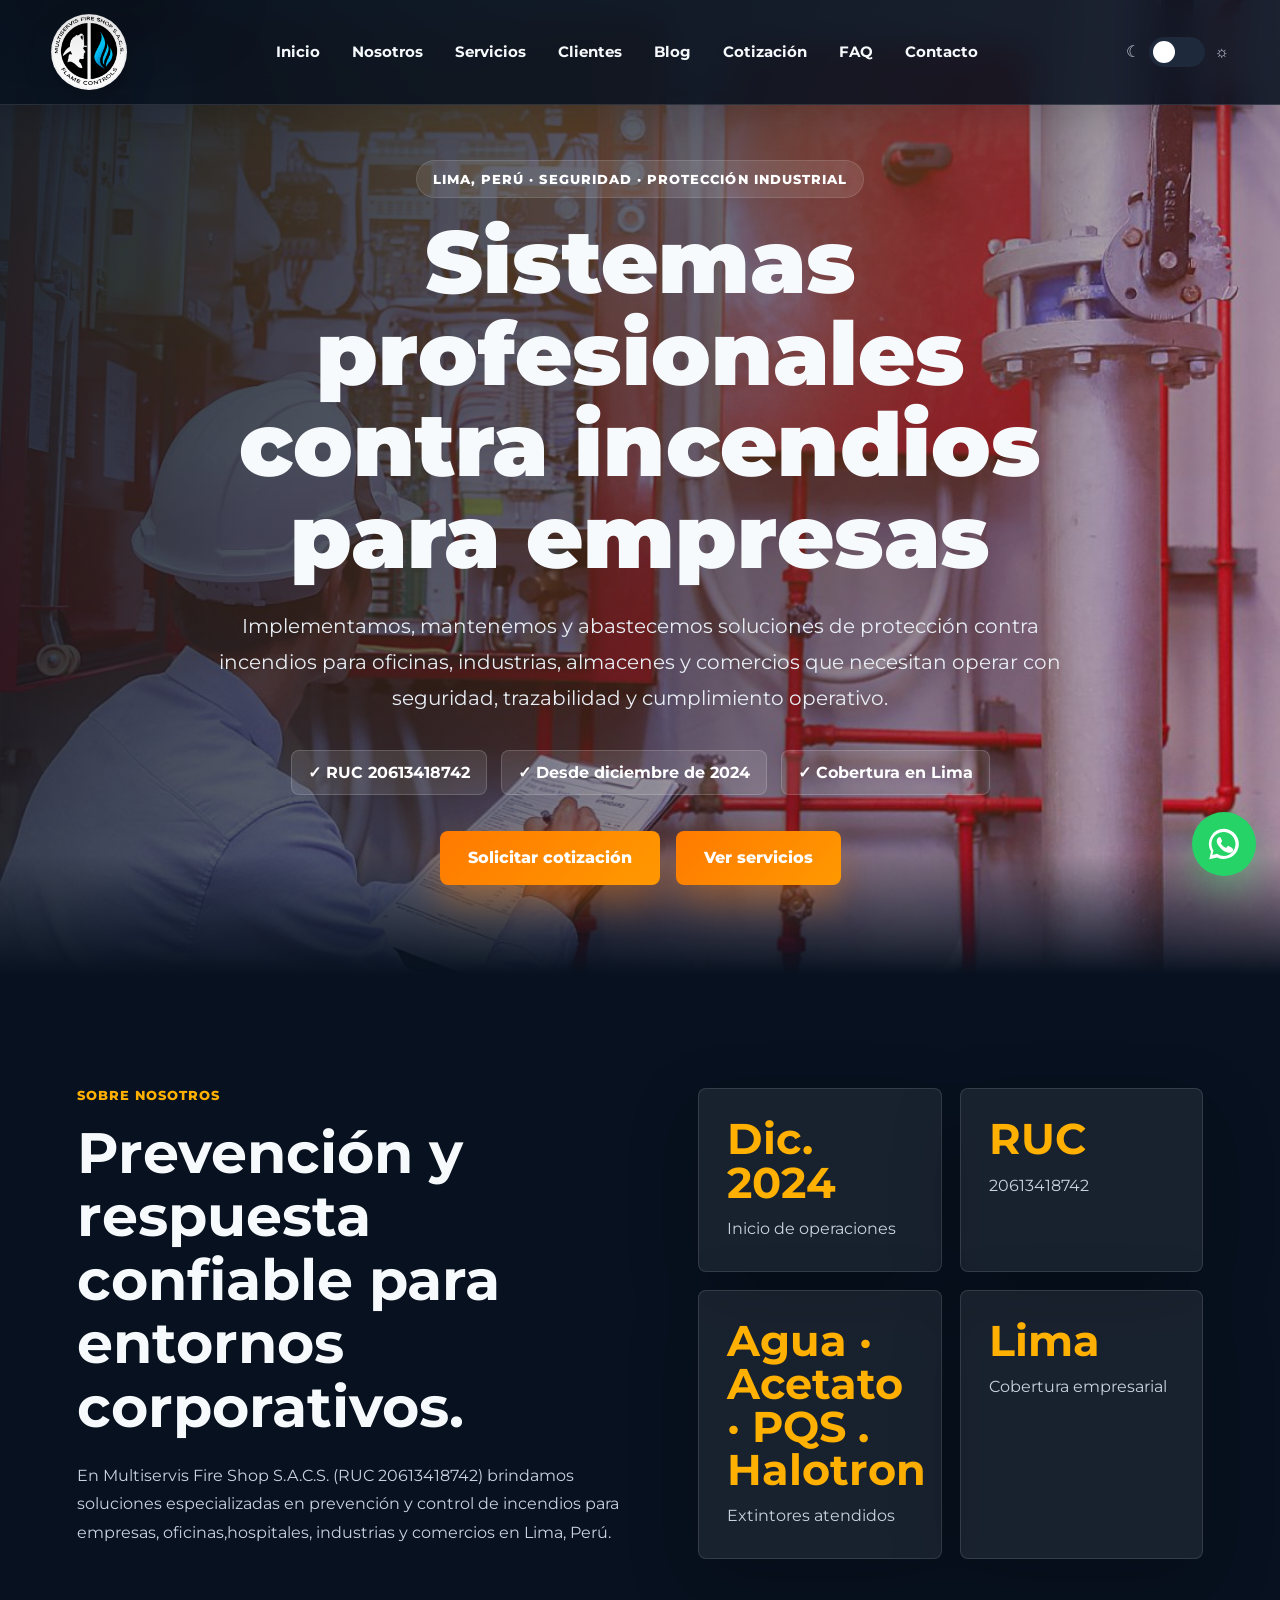
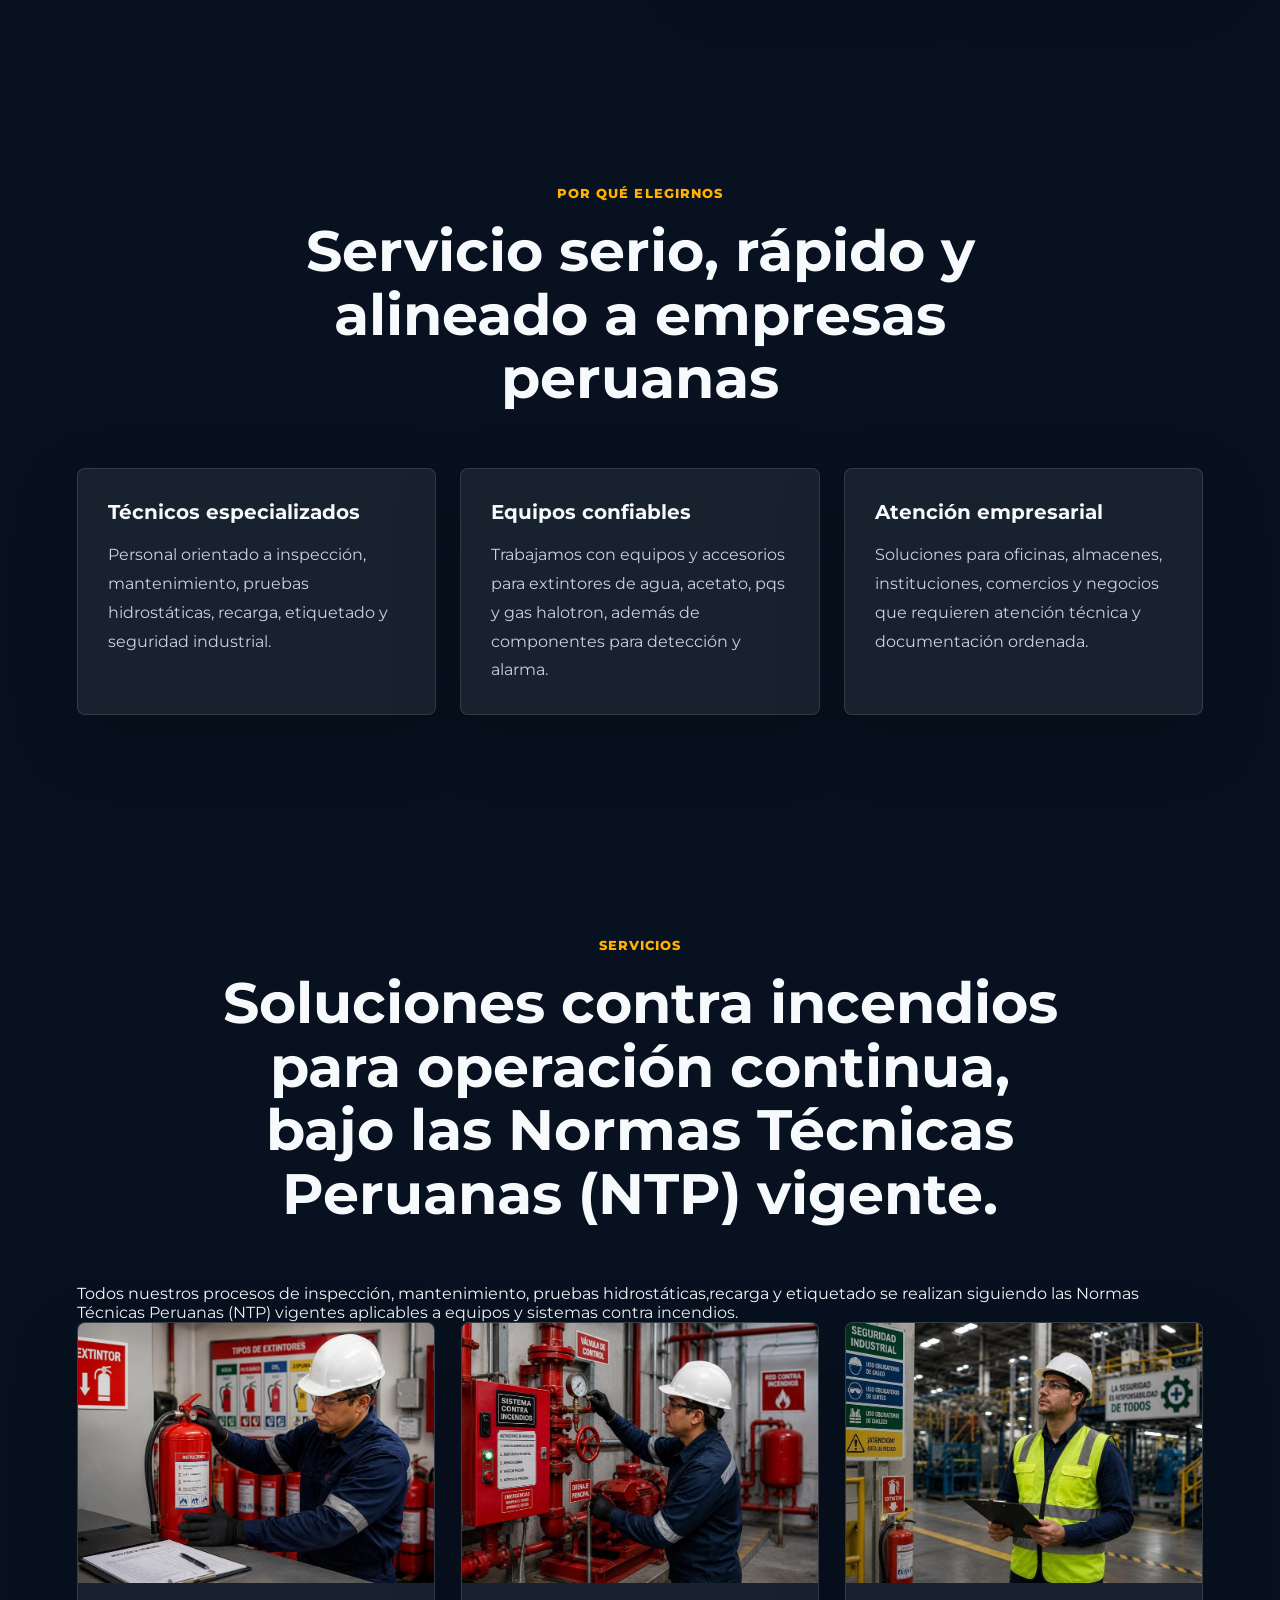
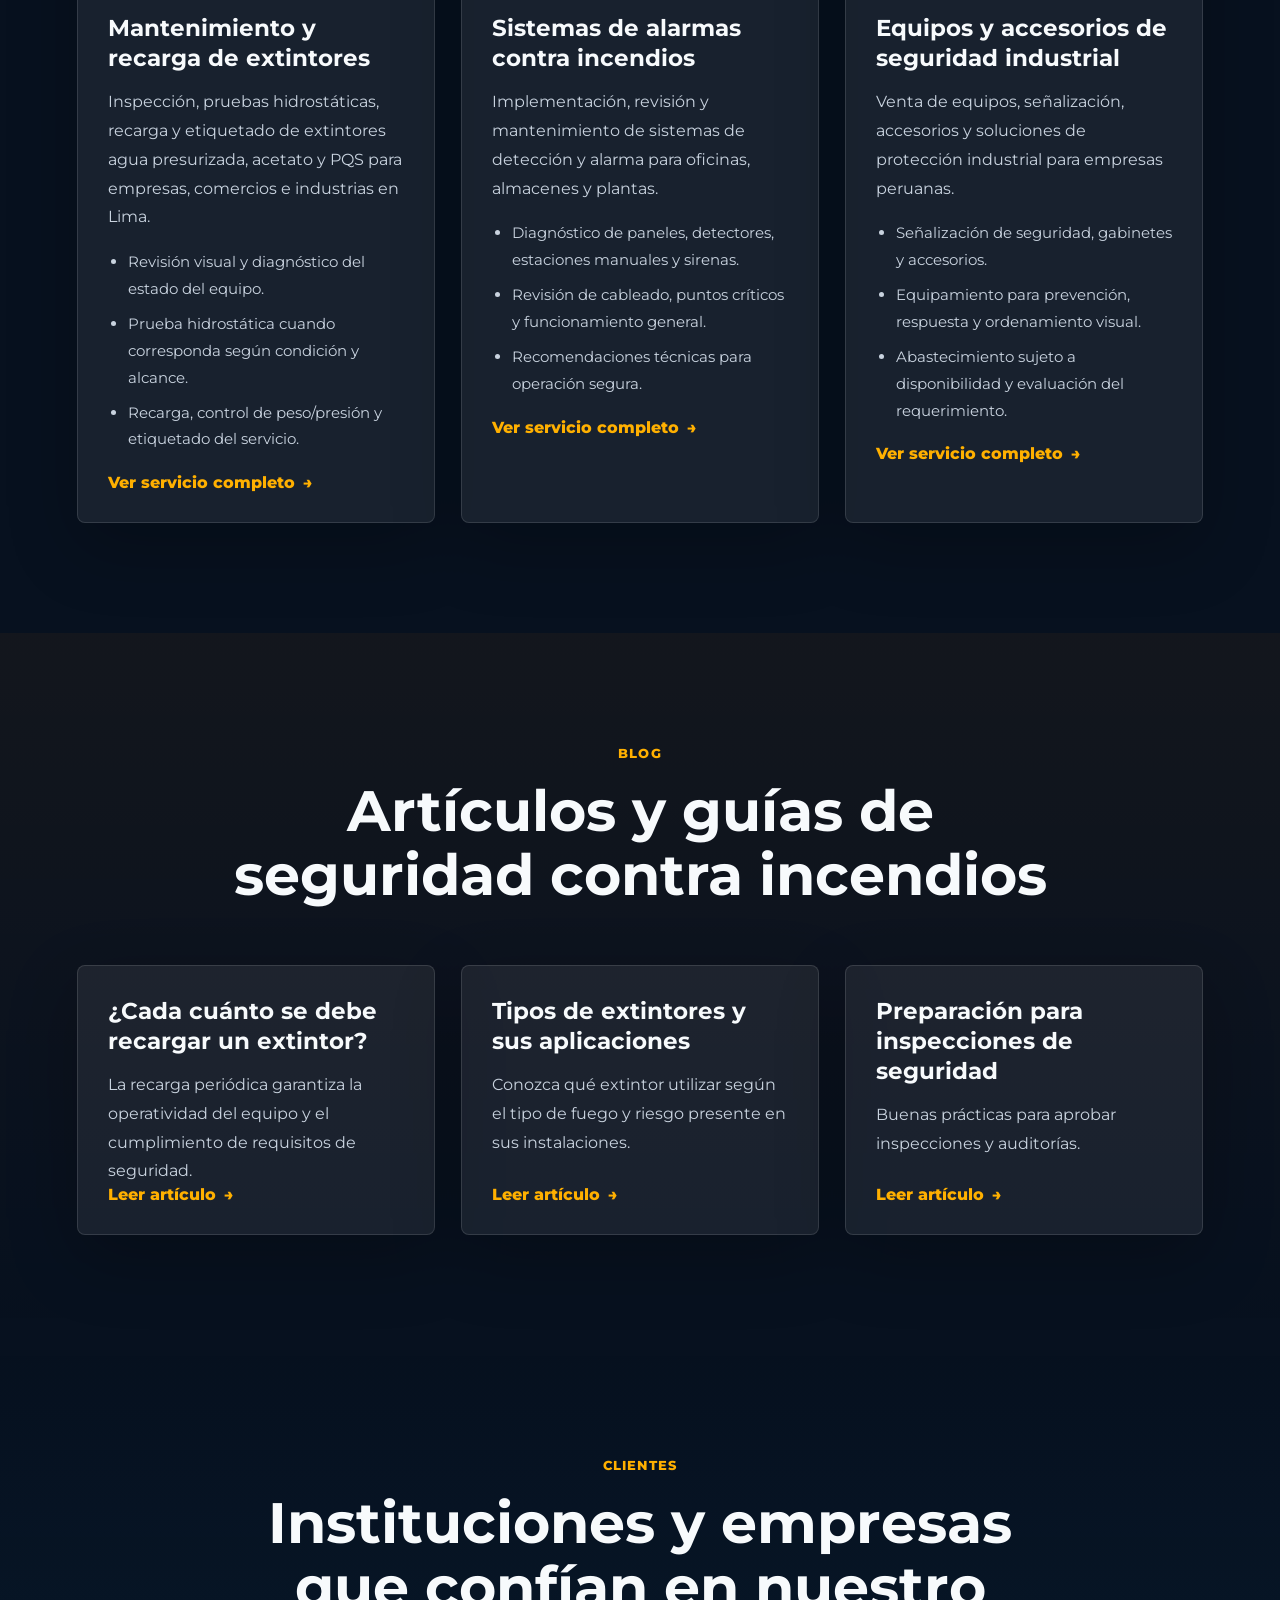
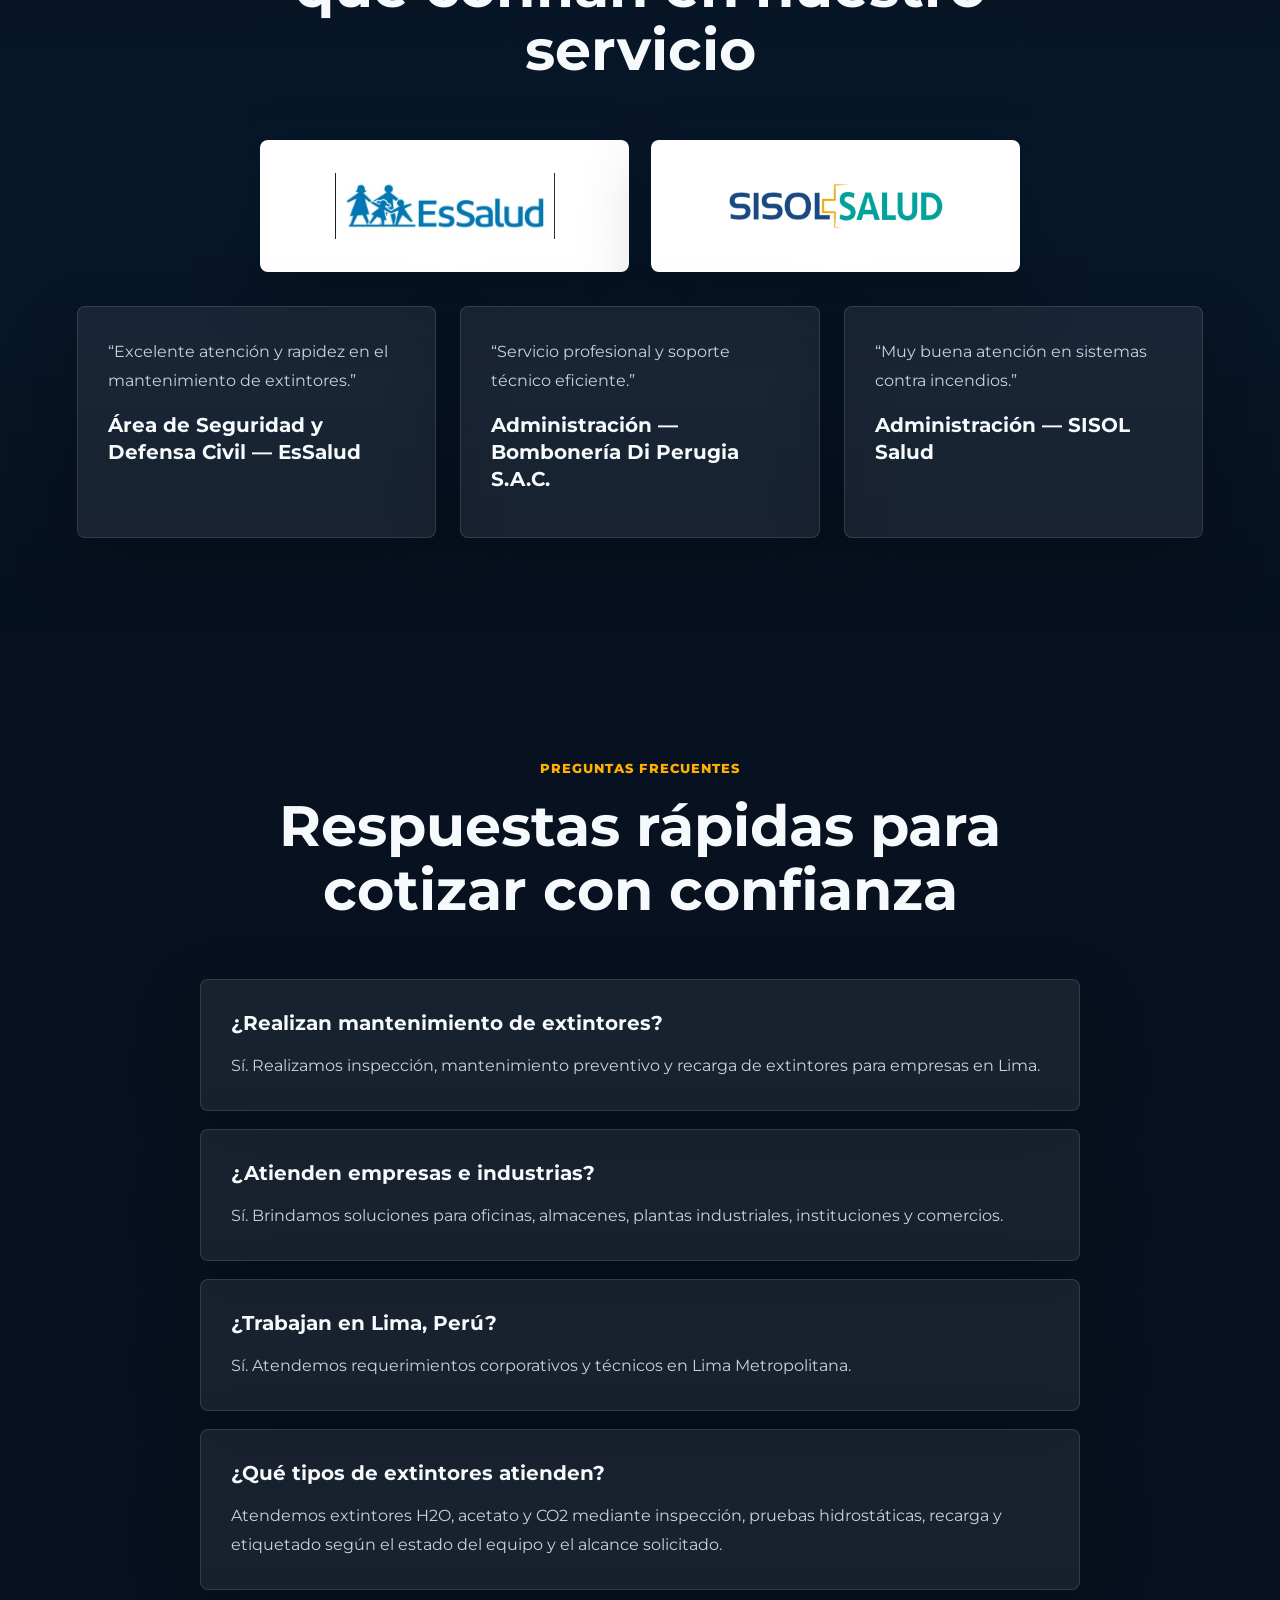
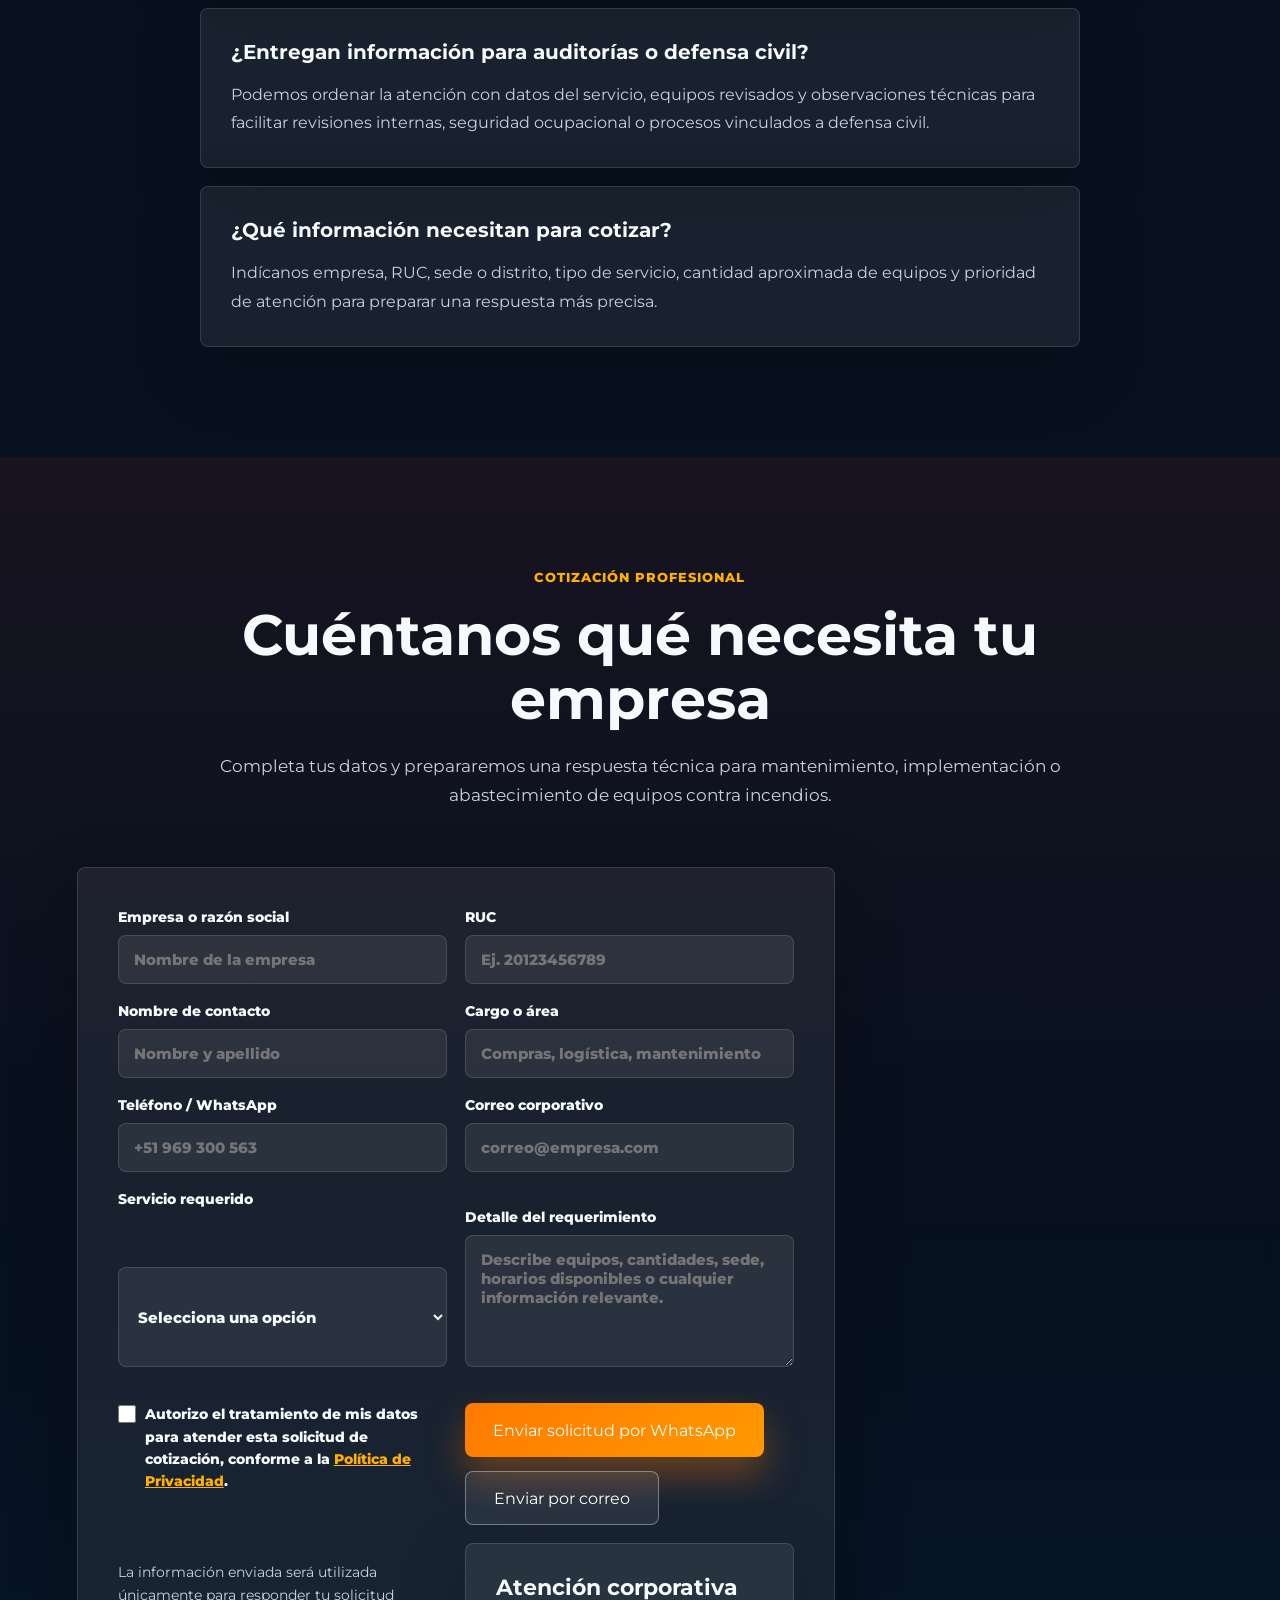
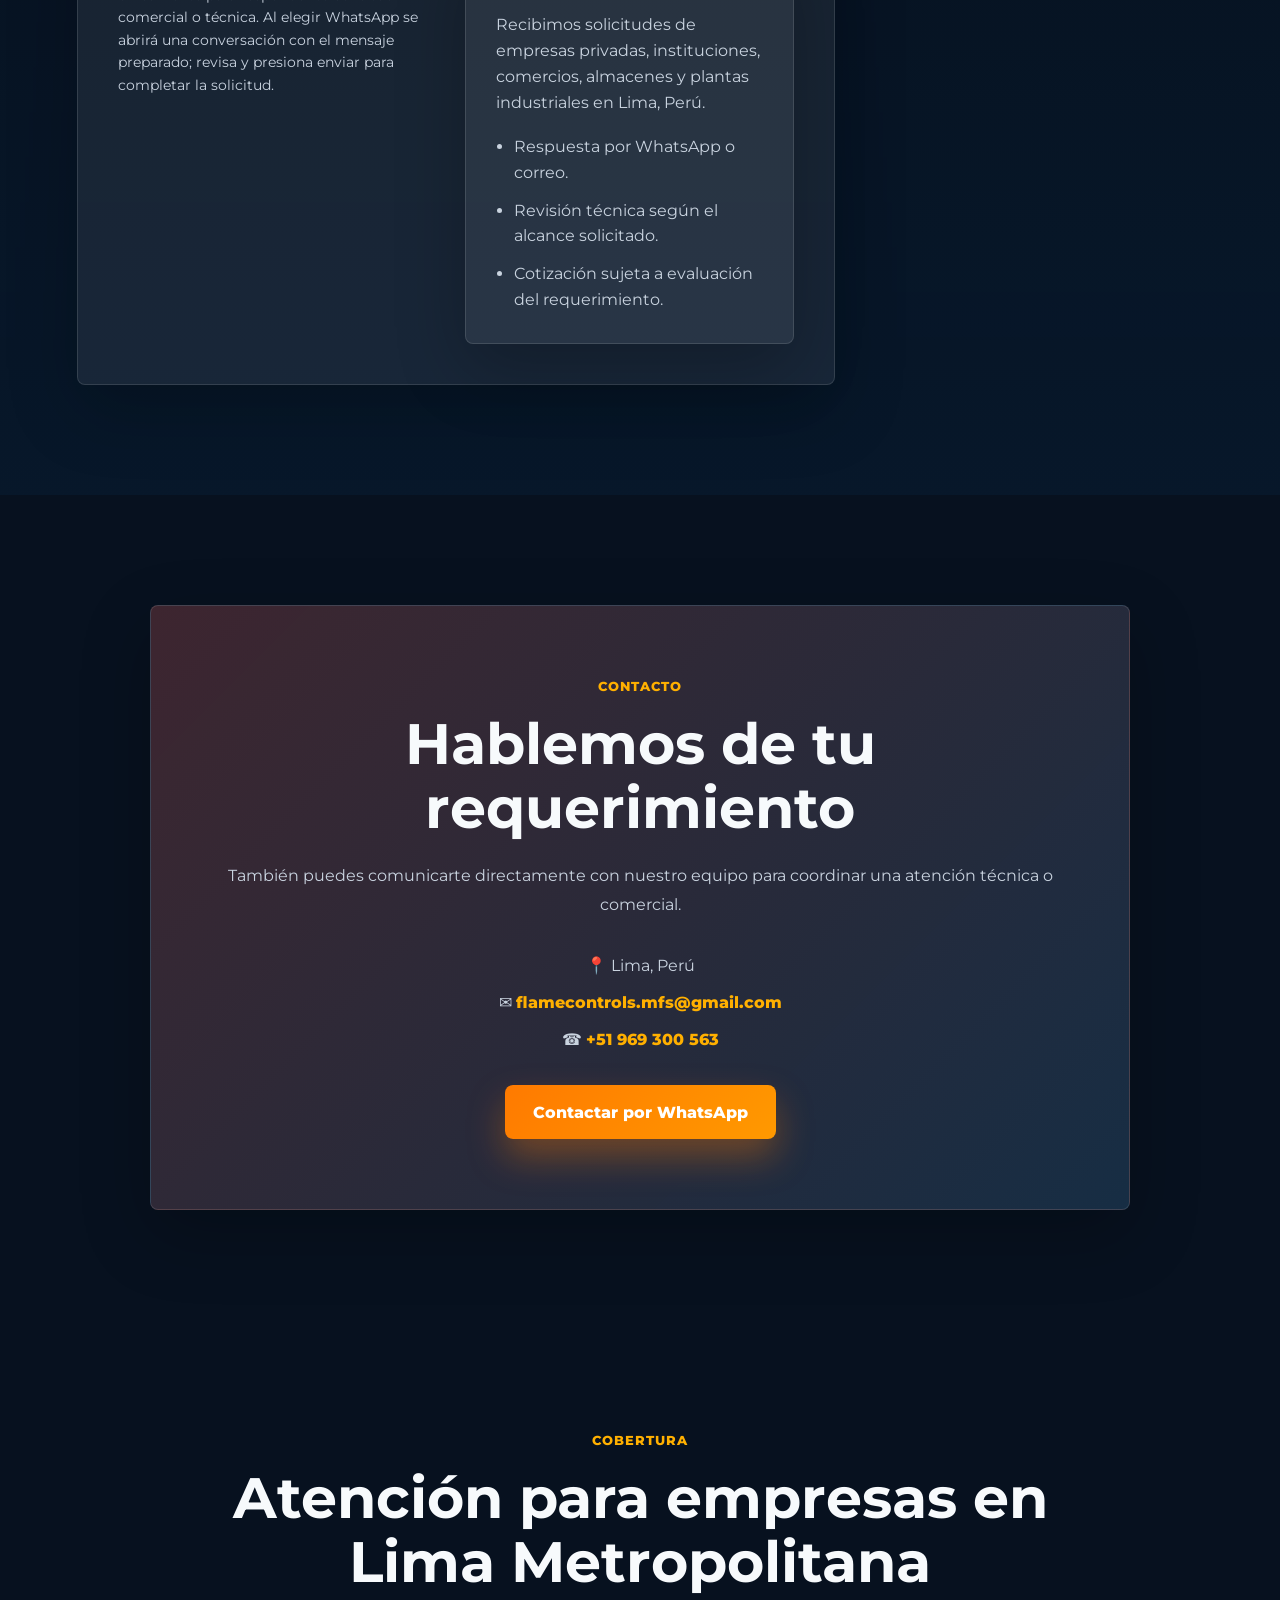
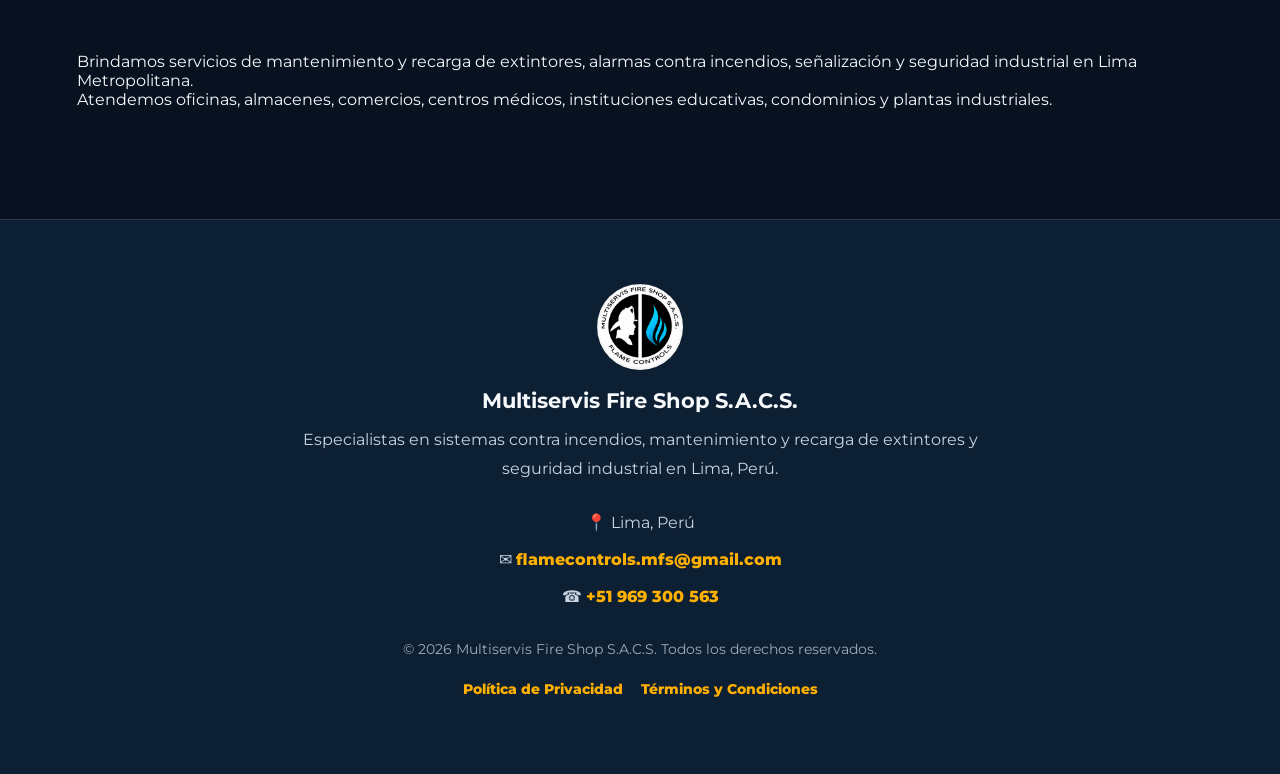
<file: index.html>
<!DOCTYPE html>
<html lang="es-PE">

<head>
<meta charset="UTF-8">
<meta name="viewport" content="width=device-width, initial-scale=1.0">
<meta name="robots" content="index, follow, max-image-preview:large">
<meta name="geo.region" content="PE-LIM">
<meta name="geo.placename" content="Lima, Perú">
<meta name="theme-color" content="#0b2239">

<title>Multiservis Fire Shop S.A.C.S. | Sistemas Contra Incendios en Lima</title>

<meta name="description" content="Empresa peruana especializada en sistemas contra incendios, mantenimiento y recarga de extintores, alarmas contra incendios y seguridad industrial en Lima, Perú.">
<meta name="keywords" content="extintores Lima, recarga de extintores Lima, sistemas contra incendios Perú, alarmas contra incendios, seguridad industrial Lima, mantenimiento de extintores">
<meta name="author" content="Multiservis Fire Shop S.A.C.S.">
<link rel="canonical" href="https://www.mfssacs.qd.je/">

<meta property="og:type" content="website">
<meta property="og:locale" content="es_PE">
<meta property="og:title" content="Multiservis Fire Shop S.A.C.S. | Sistemas Contra Incendios en Lima">
<meta property="og:description" content="Soluciones profesionales en prevención, detección y control de incendios para empresas en Lima, Perú.">
<meta property="og:url" content="https://www.mfssacs.qd.je/">
<meta property="og:image" content="https://www.mfssacs.qd.je/img/hero.jpg">
<meta property="og:image:width" content="1200">
<meta property="og:image:height" content="630">
<meta name="twitter:card" content="summary_large_image">
<meta name="twitter:title" content="Multiservis Fire Shop S.A.C.S. | Sistemas Contra Incendios en Lima">
<meta name="twitter:description" content="Mantenimiento, recarga e inspección de extintores, alarmas contra incendios y seguridad industrial para empresas en Lima.">
<meta name="twitter:image" content="https://www.mfssacs.qd.je/img/hero.jpg">

<link rel="icon" href="img/favicon.png">
<link rel="preload" href="img/hero.jpg" as="image">
<link rel="preconnect" href="https://fonts.googleapis.com">
<link rel="preconnect" href="https://fonts.gstatic.com" crossorigin>
<link href="https://fonts.googleapis.com/css2?family=Montserrat:wght@400;600;700;800;900&display=swap" rel="stylesheet">
<link rel="stylesheet" href="style.css">

<script type="application/ld+json">
{
  "@context": "https://schema.org",
  "@type": "LocalBusiness",
  "name": "Multiservis Fire Shop S.A.C.S.",
  "image": "https://www.mfssacs.qd.je/img/logo-dark.png",
  "url": "https://www.mfssacs.qd.je/",
  "telephone": "+51969300563",
  "email": "flamecontrols.mfs@gmail.com",
  "taxID": "20613418742",
  "foundingDate": "2024-12",
  "priceRange": "Sujeto a evaluación técnica",
  "openingHours": "Mo-Su 00:00-23:59",
  "address": {
    "@type": "PostalAddress",
    "addressLocality": "Lima",
    "addressRegion": "Lima",
    "addressCountry": "PE"
  },
  "areaServed": "Lima, Perú",
  "description": "Empresa especializada en inspección, mantenimiento, pruebas hidrostáticas, recarga y etiquetado de extintores H2O, acetato y CO2, además de sistemas de alarmas contra incendios y seguridad industrial.",
  "hasOfferCatalog": {
    "@type": "OfferCatalog",
    "name": "Servicios contra incendios",
    "itemListElement": [
      {"@type": "Offer", "itemOffered": {"@type": "Service", "name": "Inspección, prueba hidrostática, recarga y etiquetado de extintores H2O, acetato y CO2"}},
      {"@type": "Offer", "itemOffered": {"@type": "Service", "name": "Sistemas de alarmas contra incendios"}},
      {"@type": "Offer", "itemOffered": {"@type": "Service", "name": "Equipos y accesorios de seguridad industrial"}}
    ]
  },
  "sameAs": [
    "https://wa.me/51969300563"
  ]
}
</script>
</head>

<body>

<a class="skip-link" href="#contenido">Saltar al contenido</a>

<header class="site-header">
<a class="logo-container" href="#inicio" aria-label="Ir al inicio">
<img src="img/logo-dark.png" id="logo" class="logo" alt="Logo de Multiservis Fire Shop S.A.C.S." width="90" height="90">
</a>

<button class="menu-toggle" type="button" aria-label="Abrir menú" aria-expanded="false">
<span></span>
<span></span>
<span></span>
</button>

<nav class="main-nav" aria-label="Navegación principal">
<a href="#inicio">Inicio</a>
<a href="#nosotros">Nosotros</a>
<a href="#servicios">Servicios</a>
<a href="#clientes">Clientes</a>
<a href="#blog">Blog</a>  
<a href="#cotizacion">Cotización</a>
<a href="#faq">FAQ</a>
<a href="#contacto">Contacto</a>
</nav>

<div class="theme-switch" aria-label="Cambiar tema visual">
<span class="mode-text" aria-hidden="true">☾</span>
<label class="switch">
<input type="checkbox" id="theme-toggle" aria-label="Activar modo claro">
<span class="slider"></span>
</label>
<span class="mode-text" aria-hidden="true">☼</span>
</div>
</header>

<main id="contenido">
<section class="hero reveal" id="inicio">
<div class="hero-content">
<span class="tag">Lima, Perú · Seguridad · Protección industrial</span>
<h1>Sistemas profesionales contra incendios para empresas</h1>
<p>
Implementamos, mantenemos y abastecemos soluciones de protección contra incendios para oficinas, industrias, almacenes y comercios que necesitan operar con seguridad, trazabilidad y cumplimiento operativo.
</p>

<div class="hero-info" aria-label="Beneficios principales">
<div class="hero-badge">✓ RUC 20613418742</div>
<div class="hero-badge">✓ Desde diciembre de 2024</div>
<div class="hero-badge">✓ Cobertura en Lima</div>
</div>

<div class="hero-buttons">
<a href="https://wa.me/51969300563?text=Hola,%20quiero%20realizar%20una%20cotizaci%C3%B3n%20para:" target="_blank" rel="noopener" class="btn-primary">Solicitar cotización</a>
<a href="#servicios" rel="noopener" class="btn-primary">Ver servicios</a>
</div>
</div>
</section>

<section class="about section-shell reveal" id="nosotros">
<div class="about-grid">
<div>
<span class="section-mini">Sobre nosotros</span>
<h2>Prevención y respuesta confiable para entornos corporativos.</h2>
<p>
En Multiservis Fire Shop S.A.C.S. (RUC 20613418742) brindamos soluciones especializadas en prevención y control de incendios para empresas, oficinas,hospitales, industrias y comercios en Lima, Perú.
</p>
</p>
</div>

<div class="stats" aria-label="Indicadores de servicio">
<div class="stat-card">
<h3>Dic. 2024</h3>
<p>Inicio de operaciones</p>
</div>
<div class="stat-card">
<h3>RUC</h3>
<p>20613418742</p>
</div>
<div class="stat-card">
<h3>Agua · Acetato · PQS . Halotron</h3>
<p>Extintores atendidos</p>
</div>
<div class="stat-card">
<h3>Lima</h3>
<p>Cobertura empresarial</p>
</div>
</div>
</div>
</section>

<section class="why-us section-shell reveal">
<div class="section-title">
<span class="section-mini">Por qué elegirnos</span>
<h2>Servicio serio, rápido y alineado a empresas peruanas</h2>
</div>

<div class="features">
<article class="feature-card">
<h3>Técnicos especializados</h3>
<p>Personal orientado a inspección, mantenimiento, pruebas hidrostáticas, recarga, etiquetado y seguridad industrial.</p>
</article>
<article class="feature-card">
<h3>Equipos confiables</h3>
<p>Trabajamos con equipos y accesorios para extintores de agua, acetato, pqs y gas halotron, además de componentes para detección y alarma.</p>
</article>
<article class="feature-card">
<h3>Atención empresarial</h3>
<p>Soluciones para oficinas, almacenes, instituciones, comercios y negocios que requieren atención técnica y documentación ordenada.</p>
</article>
</div>
</section>

<section class="services section-shell reveal" id="servicios">
<div class="section-title">
<span class="section-mini">Servicios</span>
<h2>Soluciones contra incendios para operación continua, bajo las Normas Técnicas Peruanas (NTP) vigente.</h2>
</div>
<p style="max-width:900px;margin:0 auto 40px;text-align:center;">
<p>
Todos nuestros procesos de inspección, mantenimiento, pruebas hidrostáticas,recarga y etiquetado se realizan siguiendo las Normas Técnicas Peruanas (NTP) vigentes aplicables a equipos y sistemas contra incendios.
</p>  
<div class="cards">
<article class="card">
<img src="img/servicio1.jpg" alt="Técnico realizando mantenimiento y recarga de extintores" width="520" height="320" loading="lazy" decoding="async">
<div class="card-content">
<h3>Mantenimiento y recarga de extintores</h3>
<p>Inspección, pruebas hidrostáticas, recarga y etiquetado de extintores agua presurizada, acetato y PQS para empresas, comercios e industrias en Lima.</p>
<ul class="service-list">
<li>Revisión visual y diagnóstico del estado del equipo.</li>
<li>Prueba hidrostática cuando corresponda según condición y alcance.</li>
<li>Recarga, control de peso/presión y etiquetado del servicio.</li>
</ul>
<a class="text-link" href="servicios/recarga-extintores.html">
Ver servicio completo
</a>
</div>
</article>

<article class="card">
<img src="img/servicio2.jpg" alt="Sistema de alarma contra incendios instalado en edificio corporativo" width="520" height="320" loading="lazy" decoding="async">
<div class="card-content">
<h3>Sistemas de alarmas contra incendios</h3>
<p>Implementación, revisión y mantenimiento de sistemas de detección y alarma para oficinas, almacenes y plantas.</p>
<ul class="service-list">
<li>Diagnóstico de paneles, detectores, estaciones manuales y sirenas.</li>
<li>Revisión de cableado, puntos críticos y funcionamiento general.</li>
<li>Recomendaciones técnicas para operación segura.</li>
</ul>
<a class="text-link" href="servicios/alarmas-contra-incendios.html">
Ver servicio completo
</a>
</div>
</article>

<article class="card">
<img src="img/servicio3.jpg" alt="Equipos de seguridad industrial para protección contra incendios" width="520" height="320" loading="lazy" decoding="async">
<div class="card-content">
<h3>Equipos y accesorios de seguridad industrial</h3>
<p>Venta de equipos, señalización, accesorios y soluciones de protección industrial para empresas peruanas.</p>
<ul class="service-list">
<li>Señalización de seguridad, gabinetes y accesorios.</li>
<li>Equipamiento para prevención, respuesta y ordenamiento visual.</li>
<li>Abastecimiento sujeto a disponibilidad y evaluación del requerimiento.</li>
</ul>
<a class="text-link" href="servicios/seguridad-industrial.html">
Ver servicio completo
</a>
</div>
</article>
</div>
</section>

<section class="blog section-shell reveal" id="blog">

<div class="section-title">
<span class="section-mini">Blog</span>
<h2>Artículos y guías de seguridad contra incendios</h2>
</div>

<div class="cards">

<article class="card">
<div class="card-content">
<h3>¿Cada cuánto se debe recargar un extintor?</h3>
<p>
La recarga periódica garantiza la operatividad del equipo
y el cumplimiento de requisitos de seguridad.
</p>
<a class="text-link"
href="blog/mantenimiento-de-extintores.html">
Leer artículo
</a>
</div>
</article>

<article class="card">
<div class="card-content">
<h3>Tipos de extintores y sus aplicaciones</h3>
<p>
Conozca qué extintor utilizar según el tipo de fuego
y riesgo presente en sus instalaciones.
</p>
<a class="text-link"
href="blog/tipos-de-extintores.html">
Leer artículo
</a>
</div>
</article>

<article class="card">
<div class="card-content">
<h3>Preparación para inspecciones de seguridad</h3>
<p>
Buenas prácticas para aprobar inspecciones y auditorías.
</p>
<a class="text-link"
href="blog/inspecciones-itse.html">
Leer artículo
</a>
</div>
</article>

</div>

</section>  
<section class="clients section-shell reveal" id="clientes">
<div class="section-title">
<span class="section-mini">Clientes</span>
<h2>Instituciones y empresas que confían en nuestro servicio</h2>
</div>

<div class="client-logos" aria-label="Logos de clientes">
<article class="client-logo-card">
<img src="img/logo-essalud.jpg" alt="Logo de EsSalud" width="220" height="90" loading="lazy">
</article>
<article class="client-logo-card">
<img src="img/logo-sisol.jpg" alt="Logo de SISOL" width="220" height="90" loading="lazy">
</article>
</div>

<div class="testimonial-grid">
<article class="testimonial-card">
<p>“Excelente atención y rapidez en el mantenimiento de extintores.”</p>
<h3>Área de Seguridad y Defensa Civil — EsSalud</h3>
</article>
<article class="testimonial-card">
<p>“Servicio profesional y soporte técnico eficiente.”</p>
<h3>Administración — Bombonería Di Perugia S.A.C.</h3>
</article>
<article class="testimonial-card">
<p>“Muy buena atención en sistemas contra incendios.”</p>
<h3>Administración — SISOL Salud</h3>
</article>
</div>
</section>

<section class="faq section-shell reveal" id="faq">
<div class="section-title">
<span class="section-mini">Preguntas frecuentes</span>
<h2>Respuestas rápidas para cotizar con confianza</h2>
</div>

<div class="faq-container">
<article class="faq-item">
<h3>¿Realizan mantenimiento de extintores?</h3>
<p>Sí. Realizamos inspección, mantenimiento preventivo y recarga de extintores para empresas en Lima.</p>
</article>
<article class="faq-item">
<h3>¿Atienden empresas e industrias?</h3>
<p>Sí. Brindamos soluciones para oficinas, almacenes, plantas industriales, instituciones y comercios.</p>
</article>
<article class="faq-item">
<h3>¿Trabajan en Lima, Perú?</h3>
<p>Sí. Atendemos requerimientos corporativos y técnicos en Lima Metropolitana.</p>
</article>
<article class="faq-item">
<h3>¿Qué tipos de extintores atienden?</h3>
<p>Atendemos extintores H2O, acetato y CO2 mediante inspección, pruebas hidrostáticas, recarga y etiquetado según el estado del equipo y el alcance solicitado.</p>
</article>
<article class="faq-item">
<h3>¿Entregan información para auditorías o defensa civil?</h3>
<p>Podemos ordenar la atención con datos del servicio, equipos revisados y observaciones técnicas para facilitar revisiones internas, seguridad ocupacional o procesos vinculados a defensa civil.</p>
</article>
<article class="faq-item">
<h3>¿Qué información necesitan para cotizar?</h3>
<p>Indícanos empresa, RUC, sede o distrito, tipo de servicio, cantidad aproximada de equipos y prioridad de atención para preparar una respuesta más precisa.</p>
</article>
</div>
</section>

<section class="quote section-shell reveal" id="cotizacion">
<div class="section-title">
<span class="section-mini">Cotización profesional</span>
<h2>Cuéntanos qué necesita tu empresa</h2>
<p>
Completa tus datos y prepararemos una respuesta técnica para mantenimiento, implementación o abastecimiento de equipos contra incendios.
</p>
</div>

<div class="quote-layout">
<form class="quote-form" id="quote-form">
<div class="form-grid">
<label>
Empresa o razón social
<input type="text" name="empresa" autocomplete="organization" placeholder="Nombre de la empresa" required>
</label>

<label>
RUC
<input type="text" name="ruc" inputmode="numeric" minlength="11" maxlength="11" pattern="[0-9]{11}" placeholder="Ej. 20123456789" title="Ingresa un RUC de 11 dígitos">
</label>

<label>
Nombre de contacto
<input type="text" name="contacto" autocomplete="name" placeholder="Nombre y apellido" required>
</label>

<label>
Cargo o área
<input type="text" name="cargo" placeholder="Compras, logística, mantenimiento">
</label>

<label>
Teléfono / WhatsApp
<input type="tel" name="telefono" autocomplete="tel" placeholder="+51 969 300 563" pattern="[0-9+()\s-]{7,20}" title="Ingresa un teléfono válido" required>
</label>

<label>
Correo corporativo
<input type="email" name="email" autocomplete="email" placeholder="correo@empresa.com" required>
</label>

<label>
Servicio requerido
<select name="servicio" required>
<option value="">Selecciona una opción</option>
<option>Mantenimiento y recarga de extintores</option>
<option>Sistemas de alarmas contra incendios</option>
<option>Equipos y accesorios de seguridad industrial</option>
<option>Inspección técnica y diagnóstico</option>
<option>Otro servicio especializado</option>
</select>
</label>

<label class="full-field">
Detalle del requerimiento
<textarea name="detalle" rows="5" placeholder="Describe equipos, cantidades, sede, horarios disponibles o cualquier información relevante." required></textarea>
</label>

<label class="consent-field">
<input type="checkbox" name="consentimiento" required>
<span>Autorizo el tratamiento de mis datos para atender esta solicitud de cotización, conforme a la <a href="politica-privacidad.html">Política de Privacidad</a>.</span>
</label>

<div class="form-actions">
<button type="submit" class="btn-primary">Enviar solicitud por WhatsApp</button>
<button type="button" class="btn-secondary" id="email-submit">Enviar por correo</button>
</div>

<p class="form-note" id="form-status" aria-live="polite">La información enviada será utilizada únicamente para responder tu solicitud comercial o técnica. Al elegir WhatsApp se abrirá una conversación con el mensaje preparado; revisa y presiona enviar para completar la solicitud.</p>
</form>

<aside class="quote-panel" aria-label="Información de atención comercial">
<h3>Atención corporativa</h3>
<p>Recibimos solicitudes de empresas privadas, instituciones, comercios, almacenes y plantas industriales en Lima, Perú.</p>
<ul>
<li>Respuesta por WhatsApp o correo.</li>
<li>Revisión técnica según el alcance solicitado.</li>
<li>Cotización sujeta a evaluación del requerimiento.</li>
</ul>
</aside>
</div>
</section>

<section class="contact reveal" id="contacto">
<div class="contact-box">
<span class="section-mini">Contacto</span>
<h2>Hablemos de tu requerimiento</h2>
<p>
También puedes comunicarte directamente con nuestro equipo para coordinar una atención técnica o comercial.
</p>

<div class="contact-info">
<p>📍 Lima, Perú</p>
<p>✉ <a href="mailto:flamecontrols.mfs@gmail.com">flamecontrols.mfs@gmail.com</a></p>
<p>☎ <a href="tel:+51969300563">+51 969 300 563</a></p>
</div>

<a href="https://wa.me/51969300563?text=Hola,%20quiero%20realizar%20una%20cotizaci%C3%B3n%20para:" target="_blank" rel="noopener" class="btn-primary">Contactar por WhatsApp</a>
</div>
</section>
</main>

<section class="section-shell reveal">

<div class="section-title">
<span class="section-mini">Cobertura</span>
<h2>Atención para empresas en Lima Metropolitana</h2>
</div>

<p>
Brindamos servicios de mantenimiento y recarga de extintores,
alarmas contra incendios, señalización y seguridad industrial
en Lima Metropolitana.
</p>

<p>
Atendemos oficinas, almacenes, comercios,
centros médicos, instituciones educativas,
condominios y plantas industriales.
</p>

</section>  
  
<footer>
<img src="img/logo-dark.png" id="footer-logo" class="footer-logo" alt="Logo de Multiservis Fire Shop S.A.C.S." width="90" height="90" loading="lazy">
<h2>Multiservis Fire Shop S.A.C.S.</h2>
<p>Especialistas en sistemas contra incendios, mantenimiento y recarga de extintores y seguridad industrial en Lima, Perú.</p>

<div class="footer-contact">
<p>📍 Lima, Perú</p>
<p>✉ <a href="mailto:flamecontrols.mfs@gmail.com">flamecontrols.mfs@gmail.com</a></p>
<p>☎ <a href="tel:+51969300563">+51 969 300 563</a></p>
</div>

<p class="copyright">© 2026 Multiservis Fire Shop S.A.C.S. Todos los derechos reservados.</p>
<nav class="legal-links" aria-label="Enlaces legales">
<a href="politica-privacidad.html">Política de Privacidad</a>
<a href="terminos-condiciones.html">Términos y Condiciones</a>
</nav>
</footer>

<a href="https://wa.me/51969300563?text=Hola,%20quiero%20realizar%20una%20cotizaci%C3%B3n%20para:" target="_blank" rel="noopener" class="floating-whatsapp" aria-label="Contactar por WhatsApp">
<svg viewBox="0 0 32 32" role="img" aria-hidden="true">
<path d="M16 3.2A12.7 12.7 0 0 0 5.1 22.4L3.6 28.8l6.6-1.5A12.7 12.7 0 1 0 16 3.2Zm0 22.9c-2 0-3.9-.6-5.5-1.6l-.4-.2-3.9.9.9-3.8-.3-.4a10.1 10.1 0 1 1 9.2 5.1Zm5.8-7.5c-.3-.2-1.8-.9-2.1-1-.3-.1-.5-.2-.7.2-.2.3-.8 1-.9 1.2-.2.2-.3.2-.6.1-.3-.2-1.3-.5-2.4-1.5-.9-.8-1.5-1.8-1.7-2.1-.2-.3 0-.5.1-.6l.5-.6c.2-.2.2-.3.3-.5.1-.2.1-.4 0-.6-.1-.2-.7-1.7-1-2.3-.2-.6-.5-.5-.7-.5h-.6c-.2 0-.6.1-.9.4-.3.3-1.2 1.2-1.2 2.9 0 1.7 1.2 3.3 1.4 3.6.2.2 2.4 3.7 5.9 5.2.8.4 1.5.6 2 .7.8.3 1.6.2 2.2.1.7-.1 1.8-.8 2.1-1.5.3-.7.3-1.3.2-1.5-.1-.2-.3-.3-.6-.5Z"/>
</svg>
</a>

<script src="script.js" defer></script>
</body>

</html>
</file>
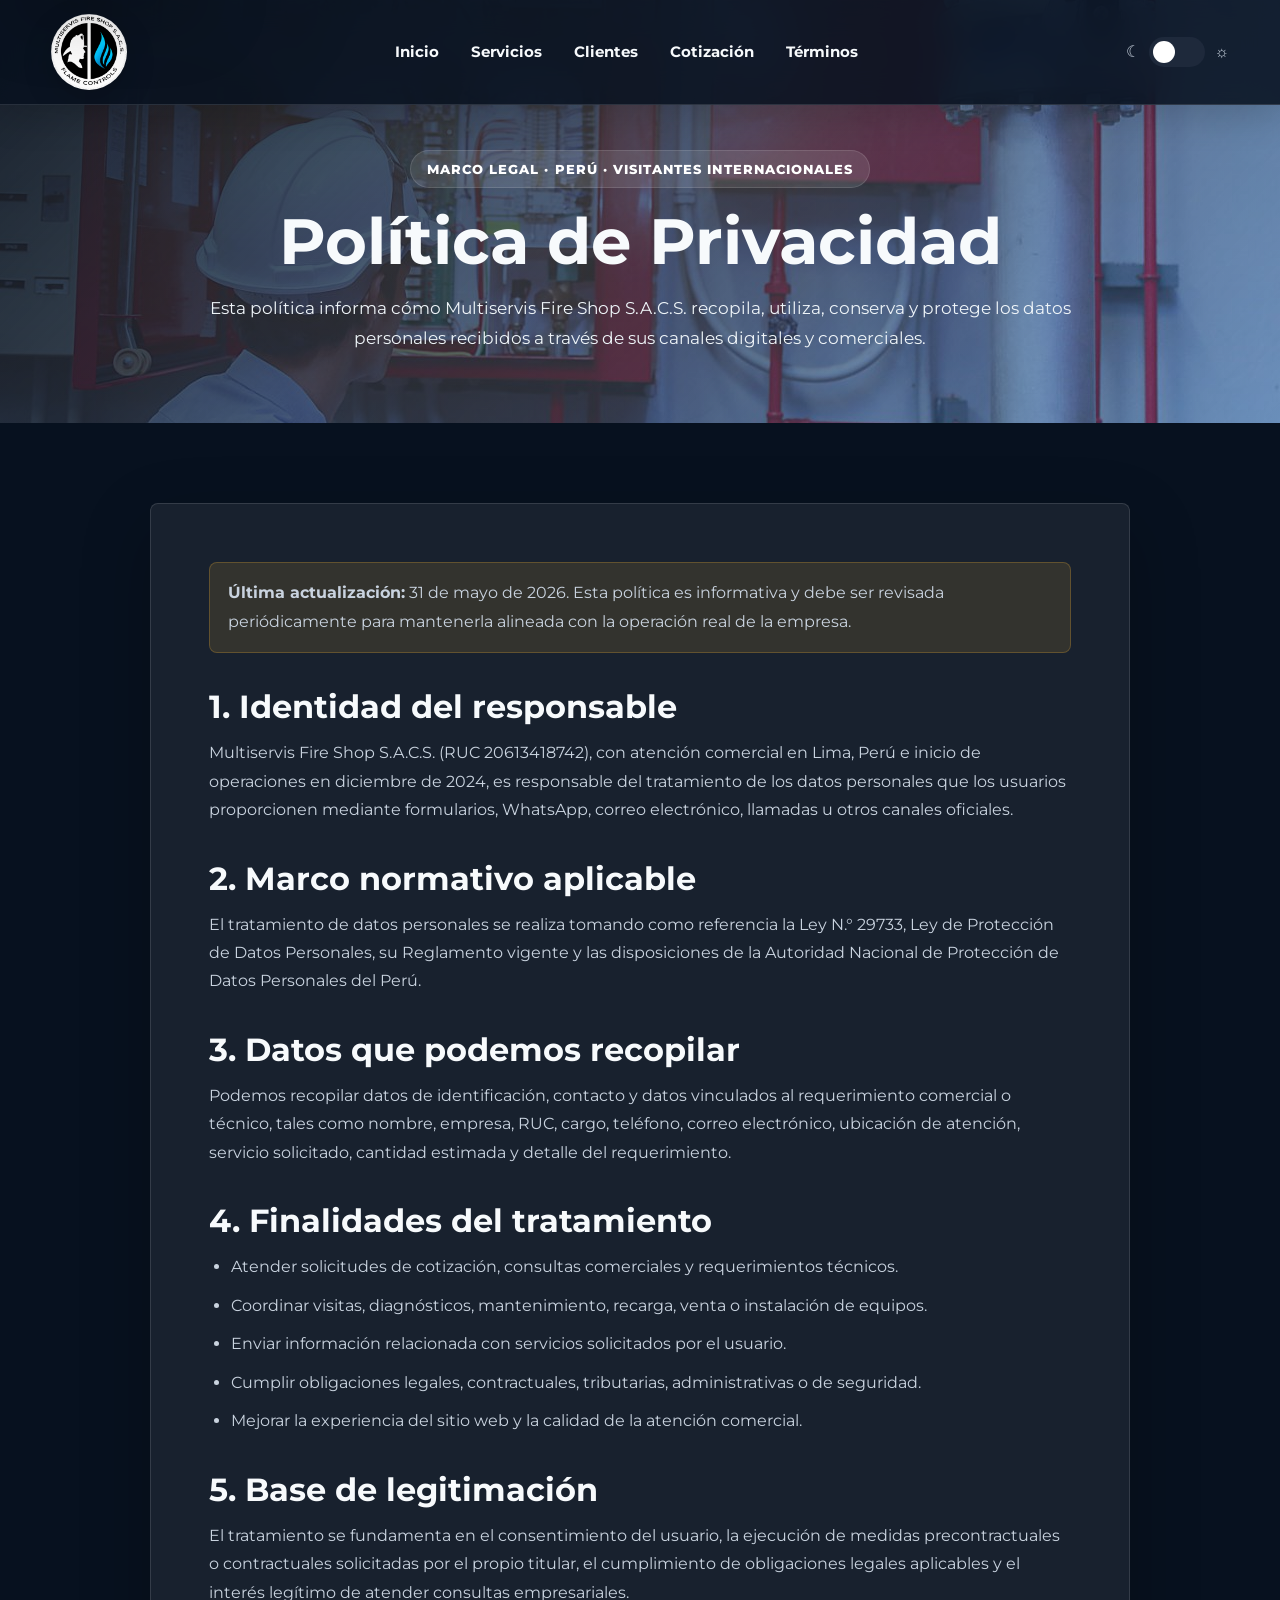
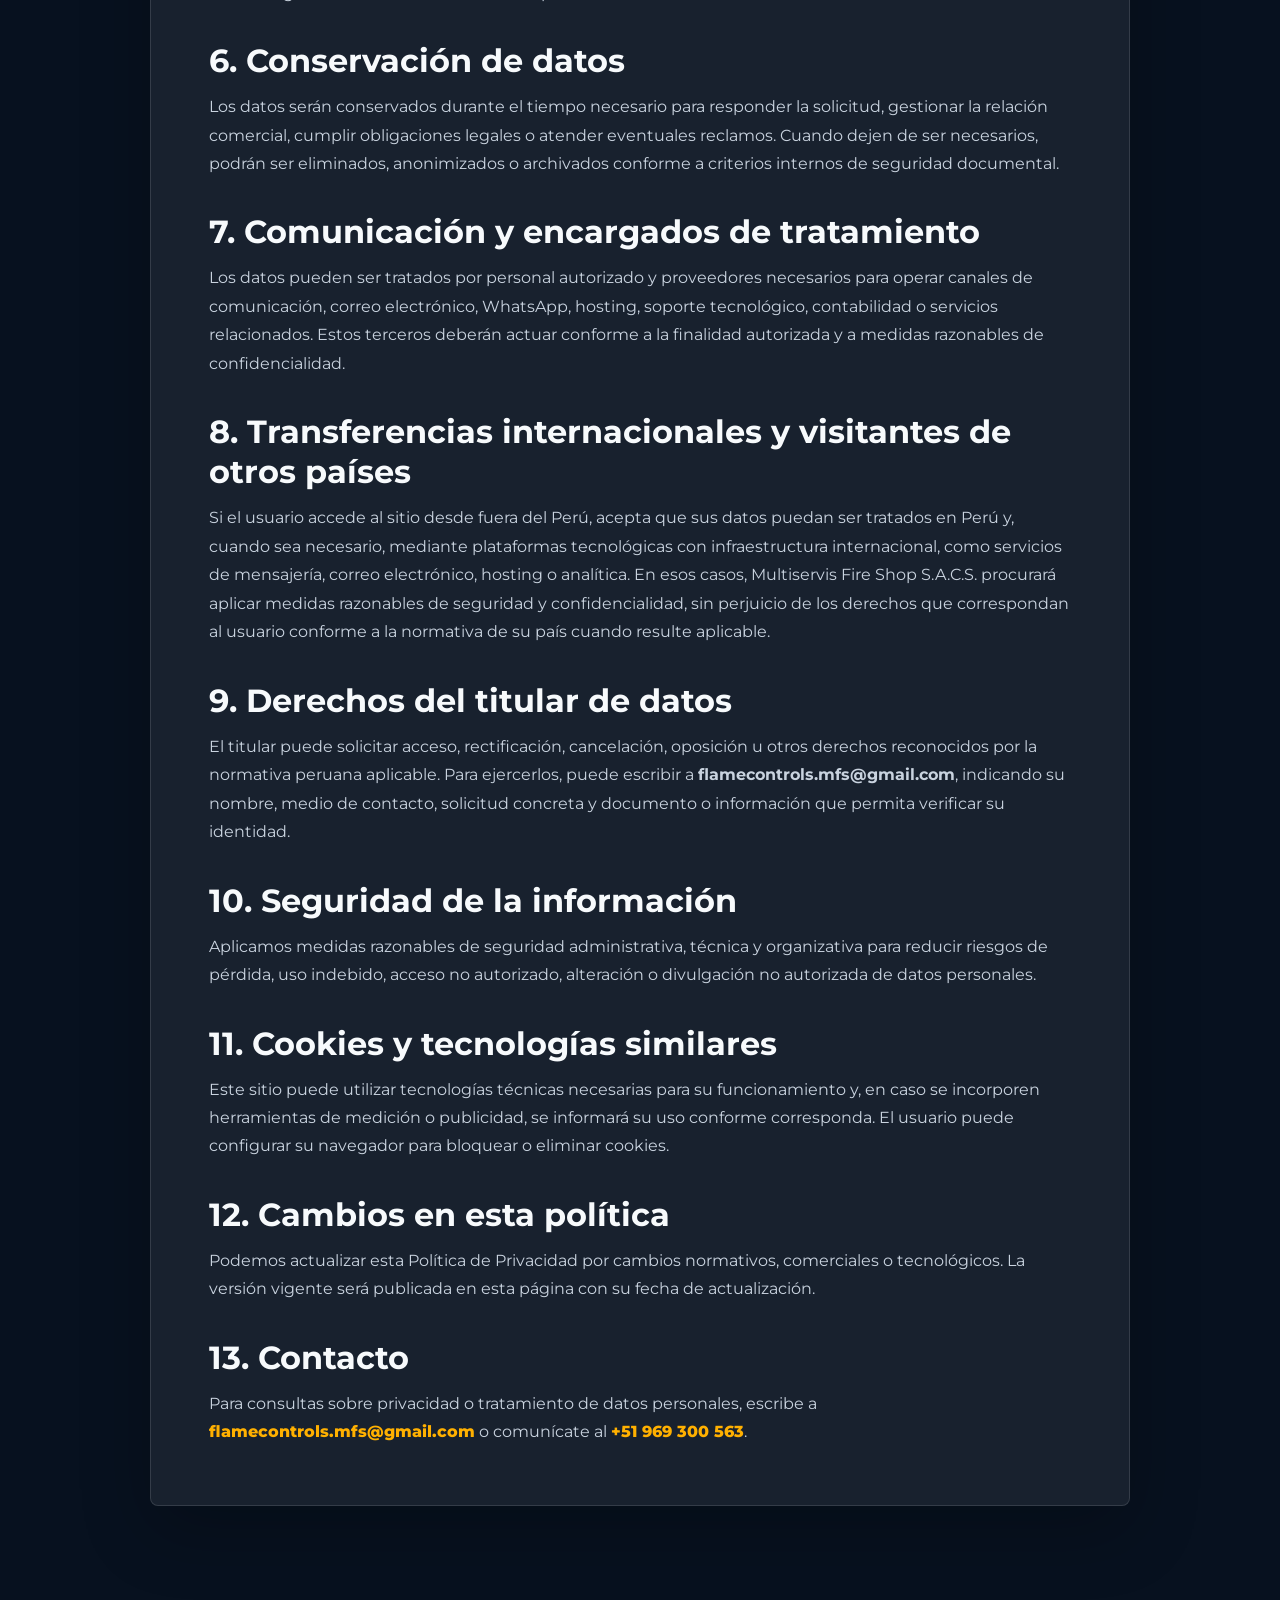
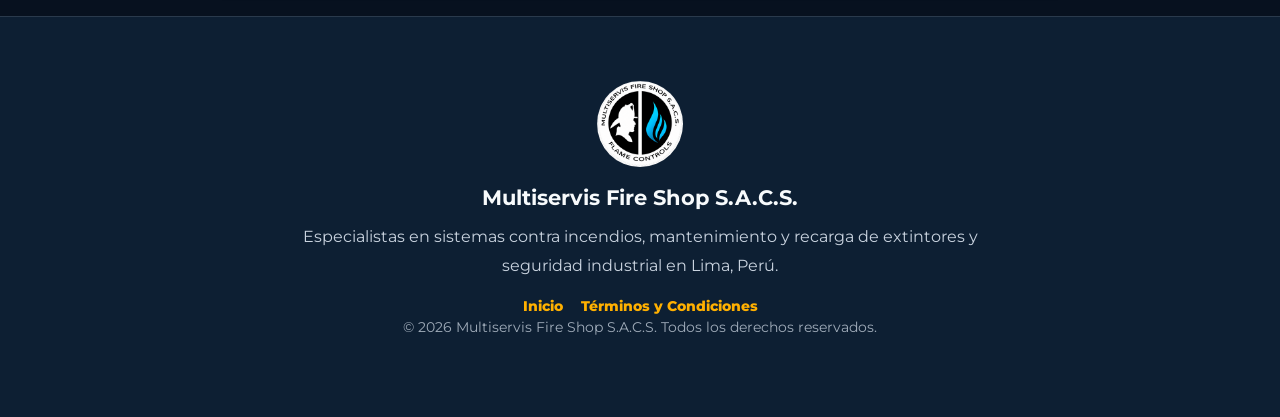
<file: politica-privacidad.html>
<!DOCTYPE html>
<html lang="es-PE">

<head>
<meta charset="UTF-8">
<meta name="viewport" content="width=device-width, initial-scale=1.0">
<meta name="robots" content="index, follow">
<meta name="theme-color" content="#0b2239">

<title>Política de Privacidad | Multiservis Fire Shop S.A.C.S.</title>
<meta name="description" content="Política de Privacidad de Multiservis Fire Shop S.A.C.S. para el tratamiento de datos personales de clientes y visitantes en Perú e internacionales.">
<link rel="canonical" href="https://www.mfssacs.qd.je/politica-privacidad.html">
<link rel="icon" href="img/favicon.png">
<link rel="preconnect" href="https://fonts.googleapis.com">
<link rel="preconnect" href="https://fonts.gstatic.com" crossorigin>
<link href="https://fonts.googleapis.com/css2?family=Montserrat:wght@400;600;700;800;900&display=swap" rel="stylesheet">
<link rel="stylesheet" href="style.css">
</head>

<body>
<a class="skip-link" href="#contenido">Saltar al contenido</a>
<header class="site-header">
<a class="logo-container" href="index.html#inicio" aria-label="Ir al inicio">
<img src="img/logo-dark.png" id="logo" class="logo" alt="Logo de Multiservis Fire Shop S.A.C.S." width="90" height="90">
</a>

<button class="menu-toggle" type="button" aria-label="Abrir menú" aria-expanded="false">
<span></span>
<span></span>
<span></span>
</button>

<nav class="main-nav" aria-label="Navegación principal">
<a href="index.html#inicio">Inicio</a>
<a href="index.html#servicios">Servicios</a>
<a href="index.html#clientes">Clientes</a>
<a href="index.html#cotizacion">Cotización</a>
<a href="terminos-condiciones.html">Términos</a>
</nav>

<div class="theme-switch" aria-label="Cambiar tema visual">
<span class="mode-text" aria-hidden="true">☾</span>
<label class="switch">
<input type="checkbox" id="theme-toggle" aria-label="Activar modo claro">
<span class="slider"></span>
</label>
<span class="mode-text" aria-hidden="true">☼</span>
</div>
</header>

<main id="contenido">
<section class="legal-hero">
<div class="legal-hero-content">
<span class="tag">Marco legal · Perú · Visitantes internacionales</span>
<h1>Política de Privacidad</h1>
<p>Esta política informa cómo Multiservis Fire Shop S.A.C.S. recopila, utiliza, conserva y protege los datos personales recibidos a través de sus canales digitales y comerciales.</p>
</div>
</section>

<section class="legal-content">
<article class="legal-card">
<div class="legal-meta">
<p><strong>Última actualización:</strong> 31 de mayo de 2026. Esta política es informativa y debe ser revisada periódicamente para mantenerla alineada con la operación real de la empresa.</p>
</div>

<h2>1. Identidad del responsable</h2>
<p>Multiservis Fire Shop S.A.C.S. (RUC 20613418742), con atención comercial en Lima, Perú e inicio de operaciones en diciembre de 2024, es responsable del tratamiento de los datos personales que los usuarios proporcionen mediante formularios, WhatsApp, correo electrónico, llamadas u otros canales oficiales.</p>

<h2>2. Marco normativo aplicable</h2>
<p>El tratamiento de datos personales se realiza tomando como referencia la Ley N.° 29733, Ley de Protección de Datos Personales, su Reglamento vigente y las disposiciones de la Autoridad Nacional de Protección de Datos Personales del Perú.</p>

<h2>3. Datos que podemos recopilar</h2>
<p>Podemos recopilar datos de identificación, contacto y datos vinculados al requerimiento comercial o técnico, tales como nombre, empresa, RUC, cargo, teléfono, correo electrónico, ubicación de atención, servicio solicitado, cantidad estimada y detalle del requerimiento.</p>

<h2>4. Finalidades del tratamiento</h2>
<ul>
<li>Atender solicitudes de cotización, consultas comerciales y requerimientos técnicos.</li>
<li>Coordinar visitas, diagnósticos, mantenimiento, recarga, venta o instalación de equipos.</li>
<li>Enviar información relacionada con servicios solicitados por el usuario.</li>
<li>Cumplir obligaciones legales, contractuales, tributarias, administrativas o de seguridad.</li>
<li>Mejorar la experiencia del sitio web y la calidad de la atención comercial.</li>
</ul>

<h2>5. Base de legitimación</h2>
<p>El tratamiento se fundamenta en el consentimiento del usuario, la ejecución de medidas precontractuales o contractuales solicitadas por el propio titular, el cumplimiento de obligaciones legales aplicables y el interés legítimo de atender consultas empresariales.</p>

<h2>6. Conservación de datos</h2>
<p>Los datos serán conservados durante el tiempo necesario para responder la solicitud, gestionar la relación comercial, cumplir obligaciones legales o atender eventuales reclamos. Cuando dejen de ser necesarios, podrán ser eliminados, anonimizados o archivados conforme a criterios internos de seguridad documental.</p>

<h2>7. Comunicación y encargados de tratamiento</h2>
<p>Los datos pueden ser tratados por personal autorizado y proveedores necesarios para operar canales de comunicación, correo electrónico, WhatsApp, hosting, soporte tecnológico, contabilidad o servicios relacionados. Estos terceros deberán actuar conforme a la finalidad autorizada y a medidas razonables de confidencialidad.</p>

<h2>8. Transferencias internacionales y visitantes de otros países</h2>
<p>Si el usuario accede al sitio desde fuera del Perú, acepta que sus datos puedan ser tratados en Perú y, cuando sea necesario, mediante plataformas tecnológicas con infraestructura internacional, como servicios de mensajería, correo electrónico, hosting o analítica. En esos casos, Multiservis Fire Shop S.A.C.S. procurará aplicar medidas razonables de seguridad y confidencialidad, sin perjuicio de los derechos que correspondan al usuario conforme a la normativa de su país cuando resulte aplicable.</p>

<h2>9. Derechos del titular de datos</h2>
<p>El titular puede solicitar acceso, rectificación, cancelación, oposición u otros derechos reconocidos por la normativa peruana aplicable. Para ejercerlos, puede escribir a <strong>flamecontrols.mfs@gmail.com</strong>, indicando su nombre, medio de contacto, solicitud concreta y documento o información que permita verificar su identidad.</p>

<h2>10. Seguridad de la información</h2>
<p>Aplicamos medidas razonables de seguridad administrativa, técnica y organizativa para reducir riesgos de pérdida, uso indebido, acceso no autorizado, alteración o divulgación no autorizada de datos personales.</p>

<h2>11. Cookies y tecnologías similares</h2>
<p>Este sitio puede utilizar tecnologías técnicas necesarias para su funcionamiento y, en caso se incorporen herramientas de medición o publicidad, se informará su uso conforme corresponda. El usuario puede configurar su navegador para bloquear o eliminar cookies.</p>

<h2>12. Cambios en esta política</h2>
<p>Podemos actualizar esta Política de Privacidad por cambios normativos, comerciales o tecnológicos. La versión vigente será publicada en esta página con su fecha de actualización.</p>

<h2>13. Contacto</h2>
<p>Para consultas sobre privacidad o tratamiento de datos personales, escribe a <strong><a href="mailto:flamecontrols.mfs@gmail.com">flamecontrols.mfs@gmail.com</a></strong> o comunícate al <strong><a href="tel:+51969300563">+51 969 300 563</a></strong>.</p>
</article>
</section>
</main>

<footer>
<img src="img/logo-dark.png" id="footer-logo" class="footer-logo" alt="Logo de Multiservis Fire Shop S.A.C.S." width="90" height="90" loading="lazy">
<h2>Multiservis Fire Shop S.A.C.S.</h2>
<p>Especialistas en sistemas contra incendios, mantenimiento y recarga de extintores y seguridad industrial en Lima, Perú.</p>
<nav class="legal-links" aria-label="Enlaces legales">
<a href="index.html">Inicio</a>
<a href="terminos-condiciones.html">Términos y Condiciones</a>
</nav>
<p class="copyright">© 2026 Multiservis Fire Shop S.A.C.S. Todos los derechos reservados.</p>
</footer>

<script src="script.js" defer></script>
</body>

</html>
</file>
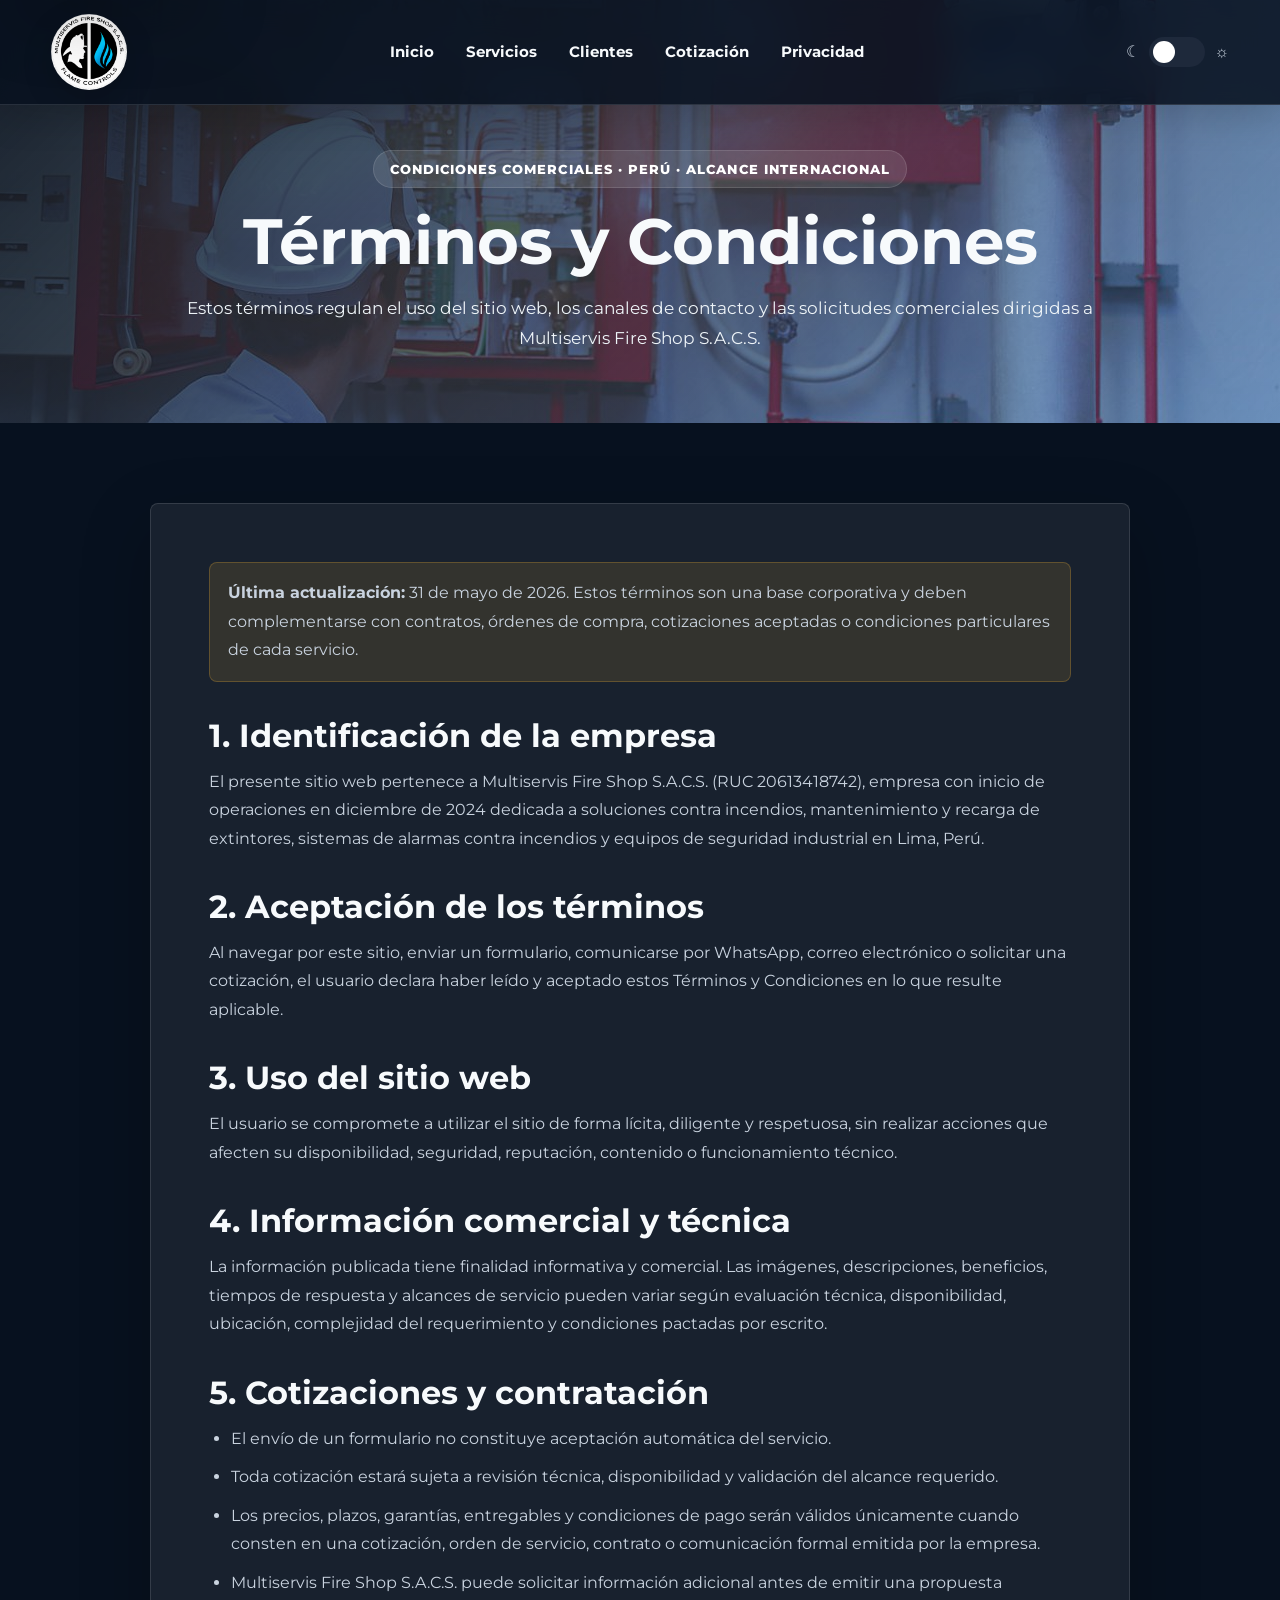
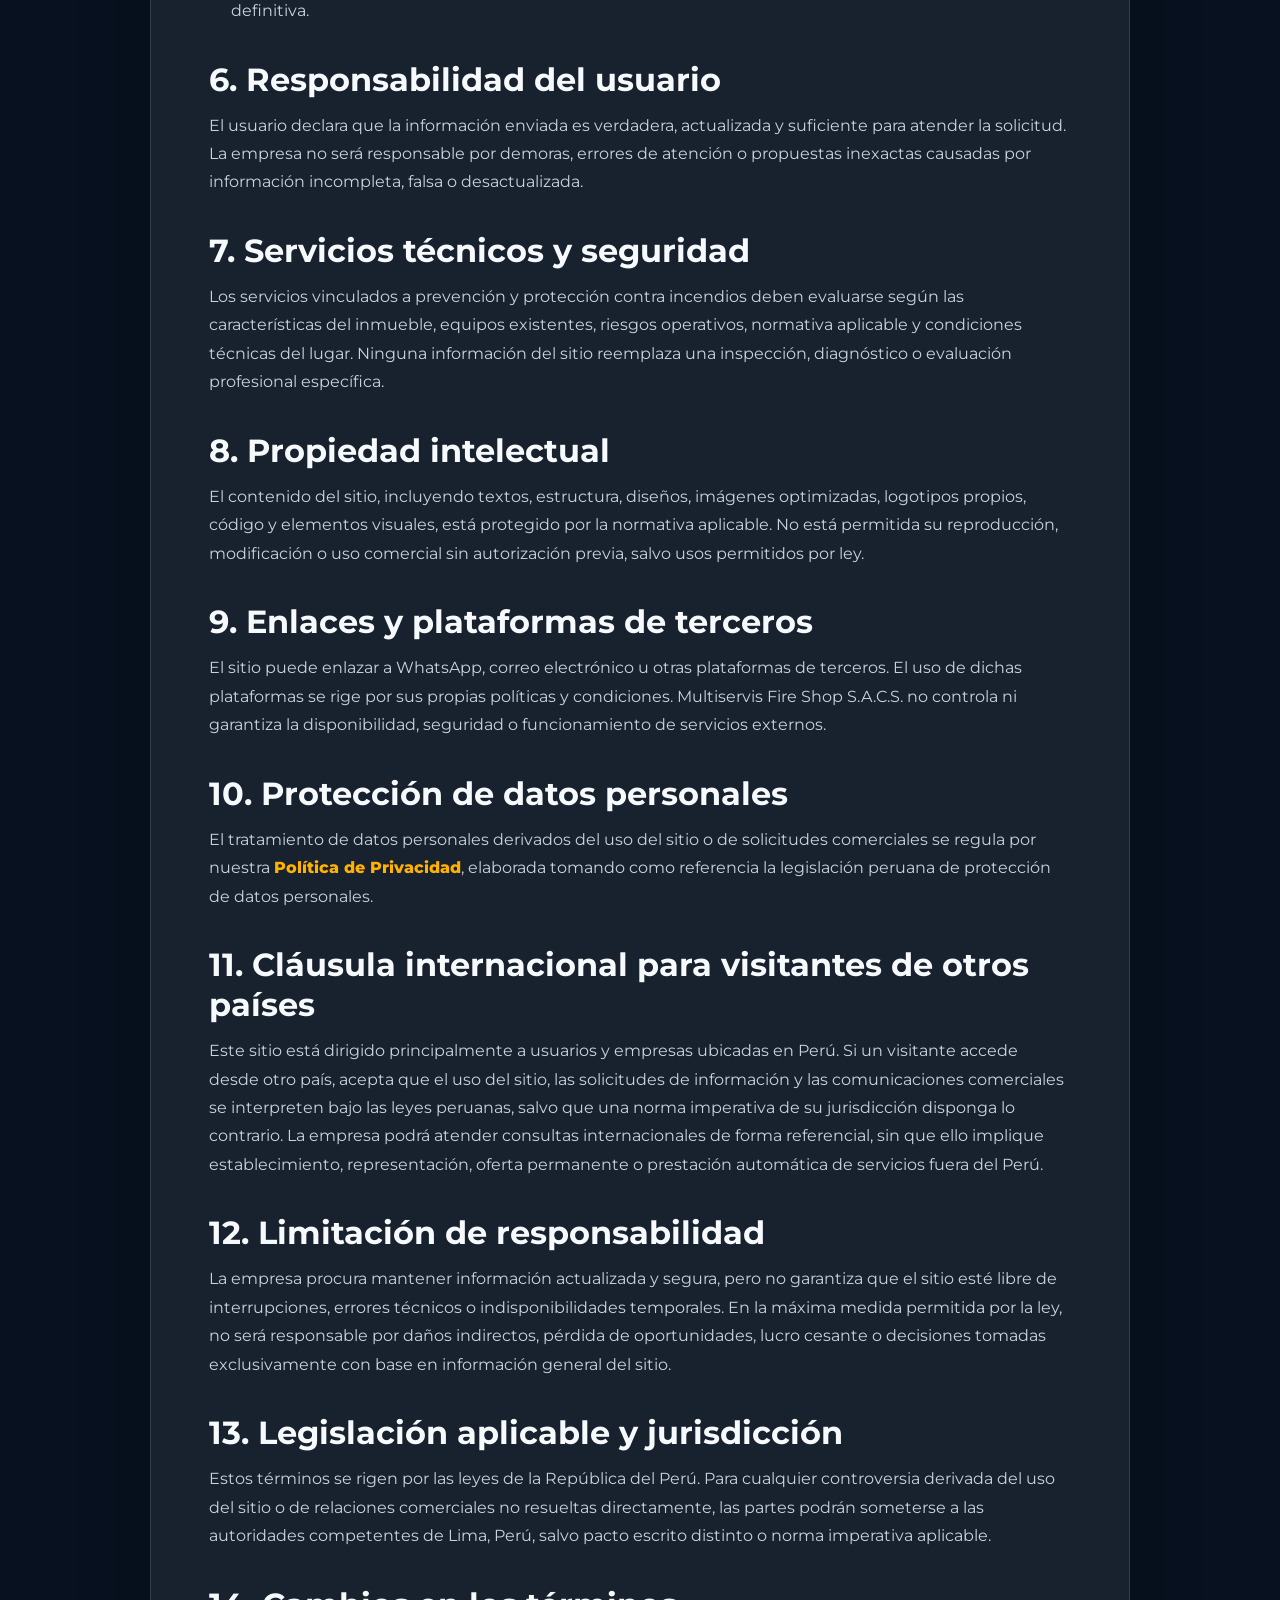
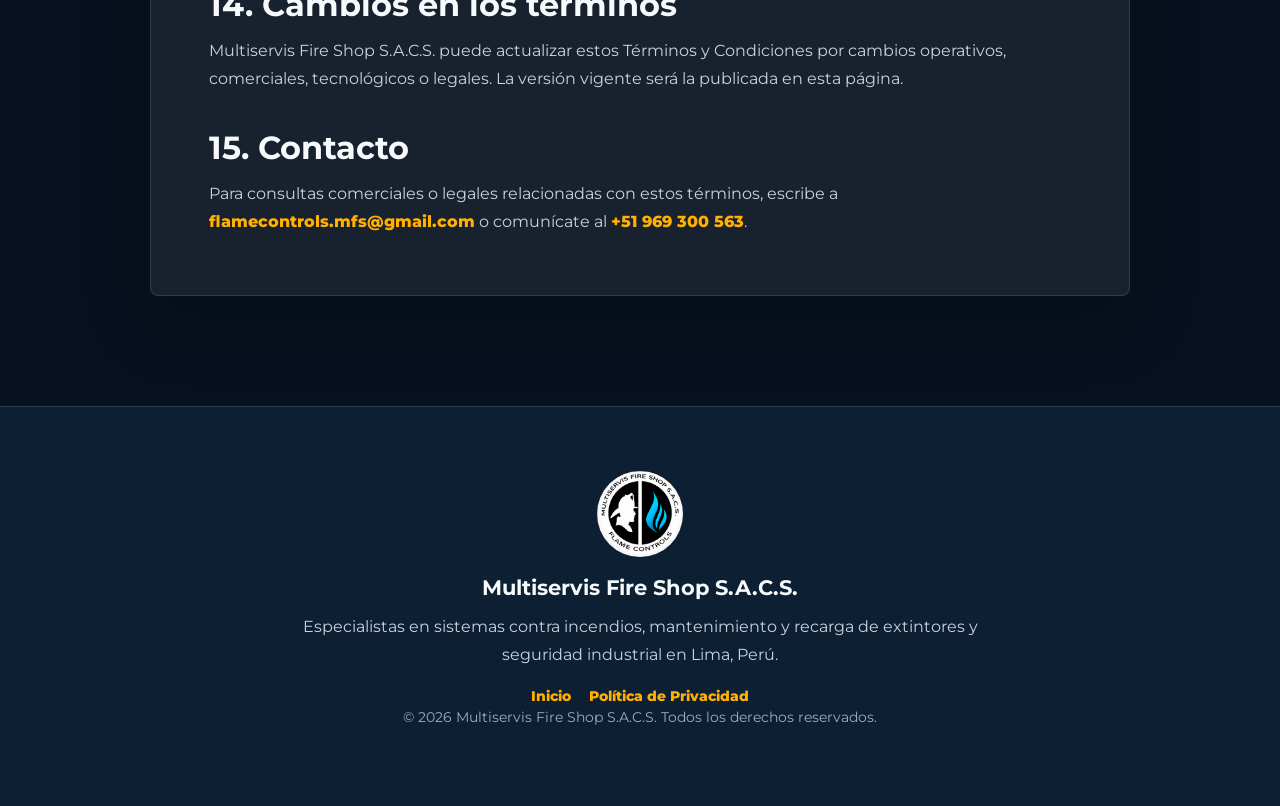
<file: terminos-condiciones.html>
<!DOCTYPE html>
<html lang="es-PE">

<head>
<meta charset="UTF-8">
<meta name="viewport" content="width=device-width, initial-scale=1.0">
<meta name="robots" content="index, follow">
<meta name="theme-color" content="#0b2239">

<title>Términos y Condiciones | Multiservis Fire Shop S.A.C.S.</title>
<meta name="description" content="Términos y Condiciones de uso del sitio web y servicios comerciales de Multiservis Fire Shop S.A.C.S. en Perú.">
<link rel="canonical" href="https://www.mfssacs.qd.je/terminos-condiciones.html">
<link rel="icon" href="img/favicon.png">
<link rel="preconnect" href="https://fonts.googleapis.com">
<link rel="preconnect" href="https://fonts.gstatic.com" crossorigin>
<link href="https://fonts.googleapis.com/css2?family=Montserrat:wght@400;600;700;800;900&display=swap" rel="stylesheet">
<link rel="stylesheet" href="style.css">
</head>

<body>
<a class="skip-link" href="#contenido">Saltar al contenido</a>
<header class="site-header">
<a class="logo-container" href="index.html#inicio" aria-label="Ir al inicio">
<img src="img/logo-dark.png" id="logo" class="logo" alt="Logo de Multiservis Fire Shop S.A.C.S." width="90" height="90">
</a>

<button class="menu-toggle" type="button" aria-label="Abrir menú" aria-expanded="false">
<span></span>
<span></span>
<span></span>
</button>

<nav class="main-nav" aria-label="Navegación principal">
<a href="index.html#inicio">Inicio</a>
<a href="index.html#servicios">Servicios</a>
<a href="index.html#clientes">Clientes</a>
<a href="index.html#cotizacion">Cotización</a>
<a href="politica-privacidad.html">Privacidad</a>
</nav>

<div class="theme-switch" aria-label="Cambiar tema visual">
<span class="mode-text" aria-hidden="true">☾</span>
<label class="switch">
<input type="checkbox" id="theme-toggle" aria-label="Activar modo claro">
<span class="slider"></span>
</label>
<span class="mode-text" aria-hidden="true">☼</span>
</div>
</header>

<main id="contenido">
<section class="legal-hero">
<div class="legal-hero-content">
<span class="tag">Condiciones comerciales · Perú · Alcance internacional</span>
<h1>Términos y Condiciones</h1>
<p>Estos términos regulan el uso del sitio web, los canales de contacto y las solicitudes comerciales dirigidas a Multiservis Fire Shop S.A.C.S.</p>
</div>
</section>

<section class="legal-content">
<article class="legal-card">
<div class="legal-meta">
<p><strong>Última actualización:</strong> 31 de mayo de 2026. Estos términos son una base corporativa y deben complementarse con contratos, órdenes de compra, cotizaciones aceptadas o condiciones particulares de cada servicio.</p>
</div>

<h2>1. Identificación de la empresa</h2>
<p>El presente sitio web pertenece a Multiservis Fire Shop S.A.C.S. (RUC 20613418742), empresa con inicio de operaciones en diciembre de 2024 dedicada a soluciones contra incendios, mantenimiento y recarga de extintores, sistemas de alarmas contra incendios y equipos de seguridad industrial en Lima, Perú.</p>

<h2>2. Aceptación de los términos</h2>
<p>Al navegar por este sitio, enviar un formulario, comunicarse por WhatsApp, correo electrónico o solicitar una cotización, el usuario declara haber leído y aceptado estos Términos y Condiciones en lo que resulte aplicable.</p>

<h2>3. Uso del sitio web</h2>
<p>El usuario se compromete a utilizar el sitio de forma lícita, diligente y respetuosa, sin realizar acciones que afecten su disponibilidad, seguridad, reputación, contenido o funcionamiento técnico.</p>

<h2>4. Información comercial y técnica</h2>
<p>La información publicada tiene finalidad informativa y comercial. Las imágenes, descripciones, beneficios, tiempos de respuesta y alcances de servicio pueden variar según evaluación técnica, disponibilidad, ubicación, complejidad del requerimiento y condiciones pactadas por escrito.</p>

<h2>5. Cotizaciones y contratación</h2>
<ul>
<li>El envío de un formulario no constituye aceptación automática del servicio.</li>
<li>Toda cotización estará sujeta a revisión técnica, disponibilidad y validación del alcance requerido.</li>
<li>Los precios, plazos, garantías, entregables y condiciones de pago serán válidos únicamente cuando consten en una cotización, orden de servicio, contrato o comunicación formal emitida por la empresa.</li>
<li>Multiservis Fire Shop S.A.C.S. puede solicitar información adicional antes de emitir una propuesta definitiva.</li>
</ul>

<h2>6. Responsabilidad del usuario</h2>
<p>El usuario declara que la información enviada es verdadera, actualizada y suficiente para atender la solicitud. La empresa no será responsable por demoras, errores de atención o propuestas inexactas causadas por información incompleta, falsa o desactualizada.</p>

<h2>7. Servicios técnicos y seguridad</h2>
<p>Los servicios vinculados a prevención y protección contra incendios deben evaluarse según las características del inmueble, equipos existentes, riesgos operativos, normativa aplicable y condiciones técnicas del lugar. Ninguna información del sitio reemplaza una inspección, diagnóstico o evaluación profesional específica.</p>

<h2>8. Propiedad intelectual</h2>
<p>El contenido del sitio, incluyendo textos, estructura, diseños, imágenes optimizadas, logotipos propios, código y elementos visuales, está protegido por la normativa aplicable. No está permitida su reproducción, modificación o uso comercial sin autorización previa, salvo usos permitidos por ley.</p>

<h2>9. Enlaces y plataformas de terceros</h2>
<p>El sitio puede enlazar a WhatsApp, correo electrónico u otras plataformas de terceros. El uso de dichas plataformas se rige por sus propias políticas y condiciones. Multiservis Fire Shop S.A.C.S. no controla ni garantiza la disponibilidad, seguridad o funcionamiento de servicios externos.</p>

<h2>10. Protección de datos personales</h2>
<p>El tratamiento de datos personales derivados del uso del sitio o de solicitudes comerciales se regula por nuestra <a href="politica-privacidad.html">Política de Privacidad</a>, elaborada tomando como referencia la legislación peruana de protección de datos personales.</p>

<h2>11. Cláusula internacional para visitantes de otros países</h2>
<p>Este sitio está dirigido principalmente a usuarios y empresas ubicadas en Perú. Si un visitante accede desde otro país, acepta que el uso del sitio, las solicitudes de información y las comunicaciones comerciales se interpreten bajo las leyes peruanas, salvo que una norma imperativa de su jurisdicción disponga lo contrario. La empresa podrá atender consultas internacionales de forma referencial, sin que ello implique establecimiento, representación, oferta permanente o prestación automática de servicios fuera del Perú.</p>

<h2>12. Limitación de responsabilidad</h2>
<p>La empresa procura mantener información actualizada y segura, pero no garantiza que el sitio esté libre de interrupciones, errores técnicos o indisponibilidades temporales. En la máxima medida permitida por la ley, no será responsable por daños indirectos, pérdida de oportunidades, lucro cesante o decisiones tomadas exclusivamente con base en información general del sitio.</p>

<h2>13. Legislación aplicable y jurisdicción</h2>
<p>Estos términos se rigen por las leyes de la República del Perú. Para cualquier controversia derivada del uso del sitio o de relaciones comerciales no resueltas directamente, las partes podrán someterse a las autoridades competentes de Lima, Perú, salvo pacto escrito distinto o norma imperativa aplicable.</p>

<h2>14. Cambios en los términos</h2>
<p>Multiservis Fire Shop S.A.C.S. puede actualizar estos Términos y Condiciones por cambios operativos, comerciales, tecnológicos o legales. La versión vigente será la publicada en esta página.</p>

<h2>15. Contacto</h2>
<p>Para consultas comerciales o legales relacionadas con estos términos, escribe a <strong><a href="mailto:flamecontrols.mfs@gmail.com">flamecontrols.mfs@gmail.com</a></strong> o comunícate al <strong><a href="tel:+51969300563">+51 969 300 563</a></strong>.</p>
</article>
</section>
</main>

<footer>
<img src="img/logo-dark.png" id="footer-logo" class="footer-logo" alt="Logo de Multiservis Fire Shop S.A.C.S." width="90" height="90" loading="lazy">
<h2>Multiservis Fire Shop S.A.C.S.</h2>
<p>Especialistas en sistemas contra incendios, mantenimiento y recarga de extintores y seguridad industrial en Lima, Perú.</p>
<nav class="legal-links" aria-label="Enlaces legales">
<a href="index.html">Inicio</a>
<a href="politica-privacidad.html">Política de Privacidad</a>
</nav>
<p class="copyright">© 2026 Multiservis Fire Shop S.A.C.S. Todos los derechos reservados.</p>
</footer>

<script src="script.js" defer></script>
</body>

</html>
</file>
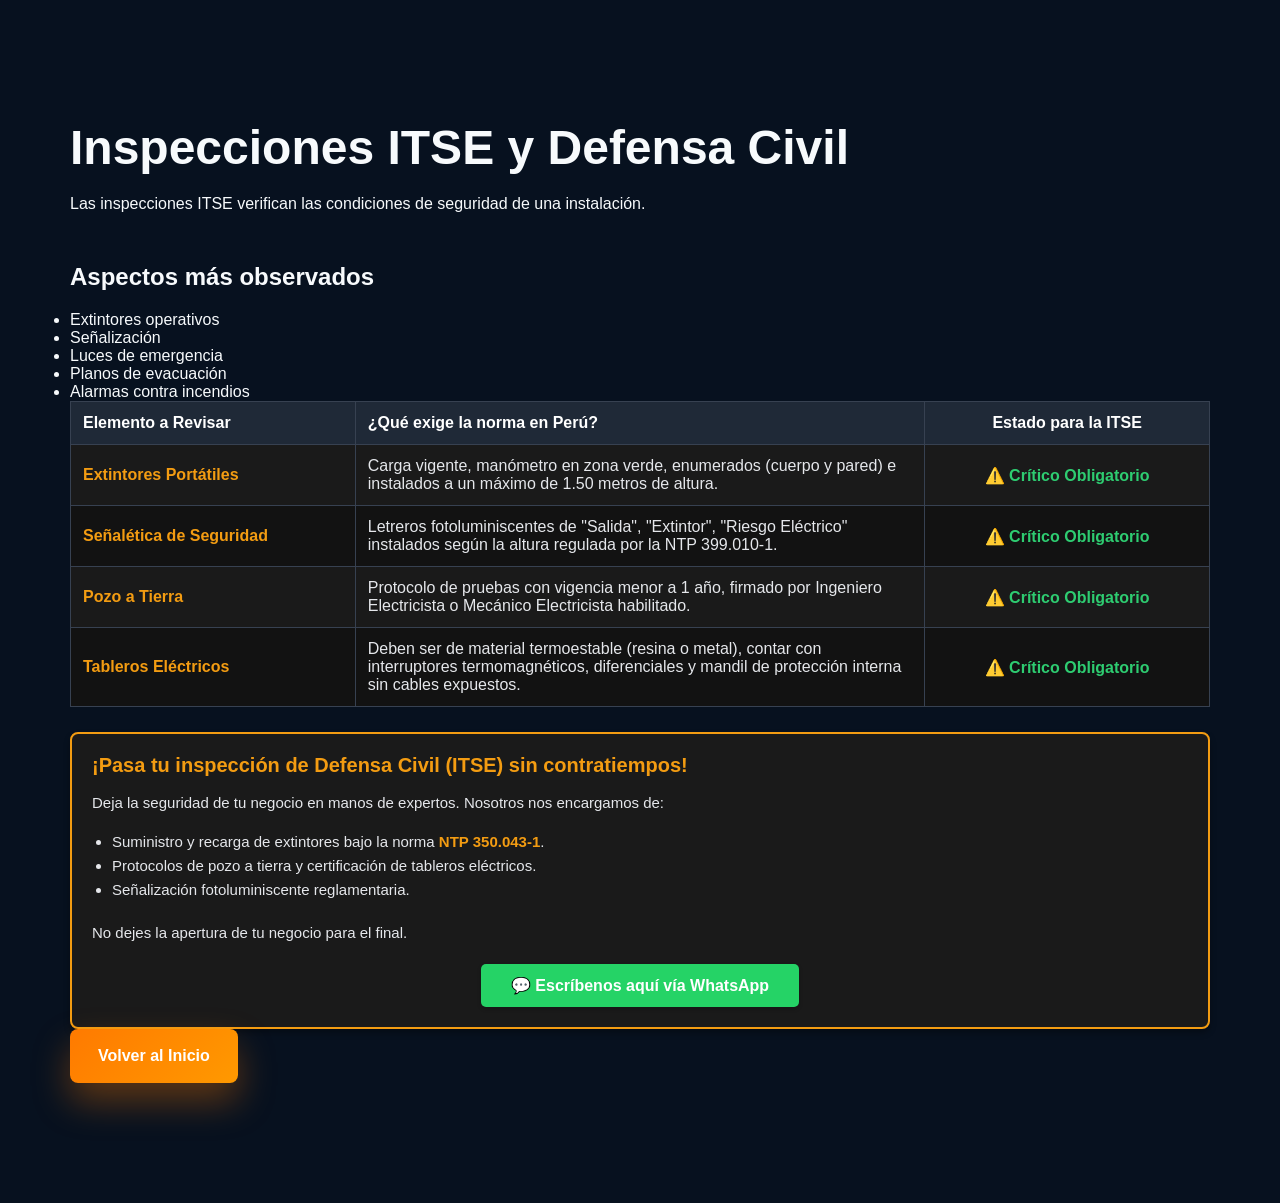
<file: blog/inspecciones-itse.html>
<!DOCTYPE html>
<html lang="es">

<head>

<meta charset="UTF-8">

<title>
Inspecciones ITSE y Defensa Civil
</title>

<link rel="stylesheet" href="../style.css">

</head>

<body>

<div class="service-page">

<h1>Inspecciones ITSE y Defensa Civil</h1>

<p>

Las inspecciones ITSE verifican
las condiciones de seguridad
de una instalación.

</p>

<h2>Aspectos más observados</h2>

<ul>

<li>Extintores operativos</li>

<li>Señalización</li>

<li>Luces de emergencia</li>

<li>Planos de evacuación</li>

<li>Alarmas contra incendios</li>

</ul>

<p>  
<div style="overflow-x:auto; margin-bottom: 25px;">
<table style="width:100%; border-collapse: collapse; font-family: Arial, sans-serif; min-width: 600px; background-color: #121212; color: #ffffff;">
  <thead>
    <tr style="background-color: #1f2937; color: #ffffff; text-align: left;">
      <th style="padding: 12px; border: 1px solid #374151; width: 25%;">Elemento a Revisar</th>
      <th style="padding: 12px; border: 1px solid #374151; width: 50%;">¿Qué exige la norma en Perú?</th>
      <th style="padding: 12px; border: 1px solid #374151; width: 25%; text-align: center;">Estado para la ITSE</th>
    </tr>
  </thead>
  <tbody>
    <tr style="background-color: #1a1a1a;">
      <td style="padding: 12px; border: 1px solid #374151; font-weight: bold; color: #f39c12;">Extintores Portátiles</td>
      <td style="padding: 12px; border: 1px solid #374151; color: #e5e7eb;">Carga vigente, manómetro en zona verde, enumerados (cuerpo y pared) e instalados a un máximo de 1.50 metros de altura.</td>
      <td style="padding: 12px; border: 1px solid #374151; text-align: center; color: #2ecc71; font-weight: bold;">⚠️ Crítico Obligatorio</td>
    </tr>
    <tr style="background-color: #121212;">
      <td style="padding: 12px; border: 1px solid #374151; font-weight: bold; color: #f39c12;">Señalética de Seguridad</td>
      <td style="padding: 12px; border: 1px solid #374151; color: #e5e7eb;">Letreros fotoluminiscentes de "Salida", "Extintor", "Riesgo Eléctrico" instalados según la altura regulada por la NTP 399.010-1.</td>
      <td style="padding: 12px; border: 1px solid #374151; text-align: center; color: #2ecc71; font-weight: bold;">⚠️ Crítico Obligatorio</td>
    </tr>
    <tr style="background-color: #1a1a1a;">
      <td style="padding: 12px; border: 1px solid #374151; font-weight: bold; color: #f39c12;">Pozo a Tierra</td>
      <td style="padding: 12px; border: 1px solid #374151; color: #e5e7eb;">Protocolo de pruebas con vigencia menor a 1 año, firmado por Ingeniero Electricista o Mecánico Electricista habilitado.</td>
      <td style="padding: 12px; border: 1px solid #374151; text-align: center; color: #2ecc71; font-weight: bold;">⚠️ Crítico Obligatorio</td>
    </tr>
    <tr style="background-color: #121212;">
      <td style="padding: 12px; border: 1px solid #374151; font-weight: bold; color: #f39c12;">Tableros Eléctricos</td>
      <td style="padding: 12px; border: 1px solid #374151; color: #e5e7eb;">Deben ser de material termoestable (resina o metal), contar con interruptores termomagnéticos, diferenciales y mandil de protección interna sin cables expuestos.</td>
      <td style="padding: 12px; border: 1px solid #374151; text-align: center; color: #2ecc71; font-weight: bold;">⚠️ Crítico Obligatorio</td>
    </tr>
  </tbody>
</table>
</div>
</p>

<p>  
<!-- SECCIÓN DE CIERRE PERSUASIVO (CTA) -->
<div style="font-family: Arial, sans-serif; background-color: #1a1a1a; color: #ffffff; border: 2px solid #f39c12; padding: 20px; border-radius: 8px; margin-top: 25px; box-shadow: 0 4px 6px rgba(0,0,0,0.3);">
  <h3 style="color: #f39c12; margin-top: 0; margin-bottom: 15px; font-size: 20px;">¡Pasa tu inspección de Defensa Civil (ITSE) sin contratiempos!</h3>
  <p style="color: #e5e7eb; font-size: 15px; line-height: 1.5; margin-bottom: 15px;">Deja la seguridad de tu negocio en manos de expertos. Nosotros nos encargamos de:</p>
  
  <ul style="color: #e5e7eb; font-size: 15px; line-height: 1.6; padding-left: 20px; margin-bottom: 20px;">
    <li>Suministro y recarga de extintores bajo la norma <strong style="color: #f39c12;">NTP 350.043-1</strong>.</li>
    <li>Protocolos de pozo a tierra y certificación de tableros eléctricos.</li>
    <li>Señalización fotoluminiscente reglamentaria.</li>
  </ul>
  
  <p style="color: #e5e7eb; font-size: 15px; line-height: 1.5; margin-bottom: 20px;">No dejes la apertura de tu negocio para el final.</p>
  
  <div style="text-align: center;">
    <!-- REEMPLAZA EL SIGUIENTE ENLACE CON TU LINK DE WHATSAPP -->
    <a href="https://wa.me/51969300563?text=Hola,%20quiero%20realizar%20una%20cotizaci%C3%B3n%20para:" target="_blank" style="display: inline-block; background-color: #25d366; color: white; font-weight: bold; text-decoration: none; padding: 12px 30px; border-radius: 5px; font-size: 16px; transition: background-color 0.3s ease; box-shadow: 0 2px 4px rgba(0,0,0,0.2);">
      💬 Escríbenos aquí vía WhatsApp
    </a>
  </div>
</div>
  
<p>
  
<a href="../index.html"
class="btn-primary">

Volver al Inicio

</a>  
</p>  
</div>

</body>

</html>
</file>
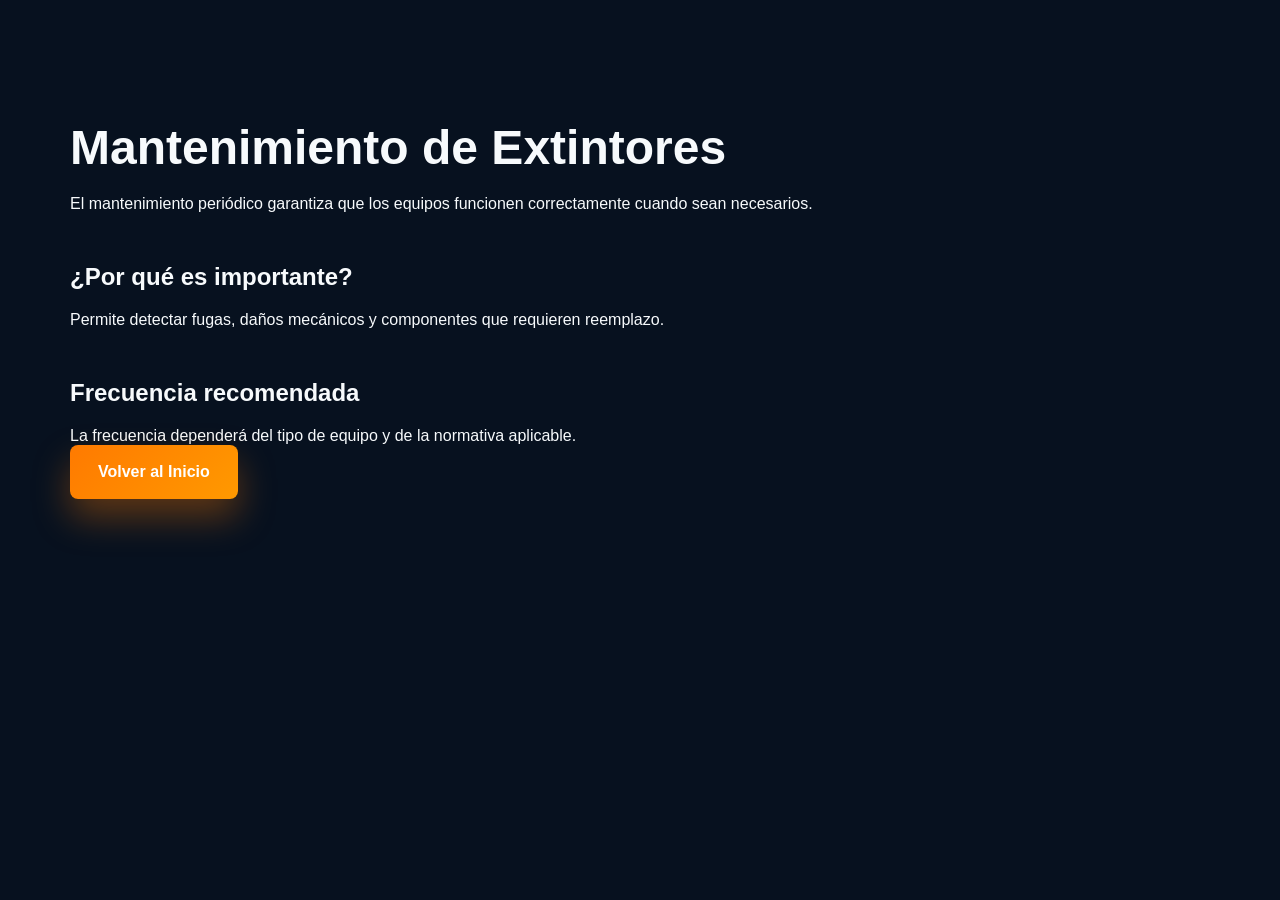
<file: blog/mantenimiento-de-extintores.html>
<!DOCTYPE html>
<html lang="es">

<head>

<meta charset="UTF-8">

<title>
Mantenimiento de Extintores
</title>

<link rel="stylesheet" href="../style.css">

</head>

<body>

<div class="service-page">

<h1>Mantenimiento de Extintores</h1>

<p>

El mantenimiento periódico garantiza
que los equipos funcionen correctamente
cuando sean necesarios.

</p>

<h2>¿Por qué es importante?</h2>

<p>

Permite detectar fugas,
daños mecánicos y componentes
que requieren reemplazo.

</p>

<h2>Frecuencia recomendada</h2>

<p>

La frecuencia dependerá del tipo
de equipo y de la normativa aplicable.

</p>

<a href="../index.html"
class="btn-primary">

Volver al Inicio

</a>  

</div>

</body>

</html>
</file>
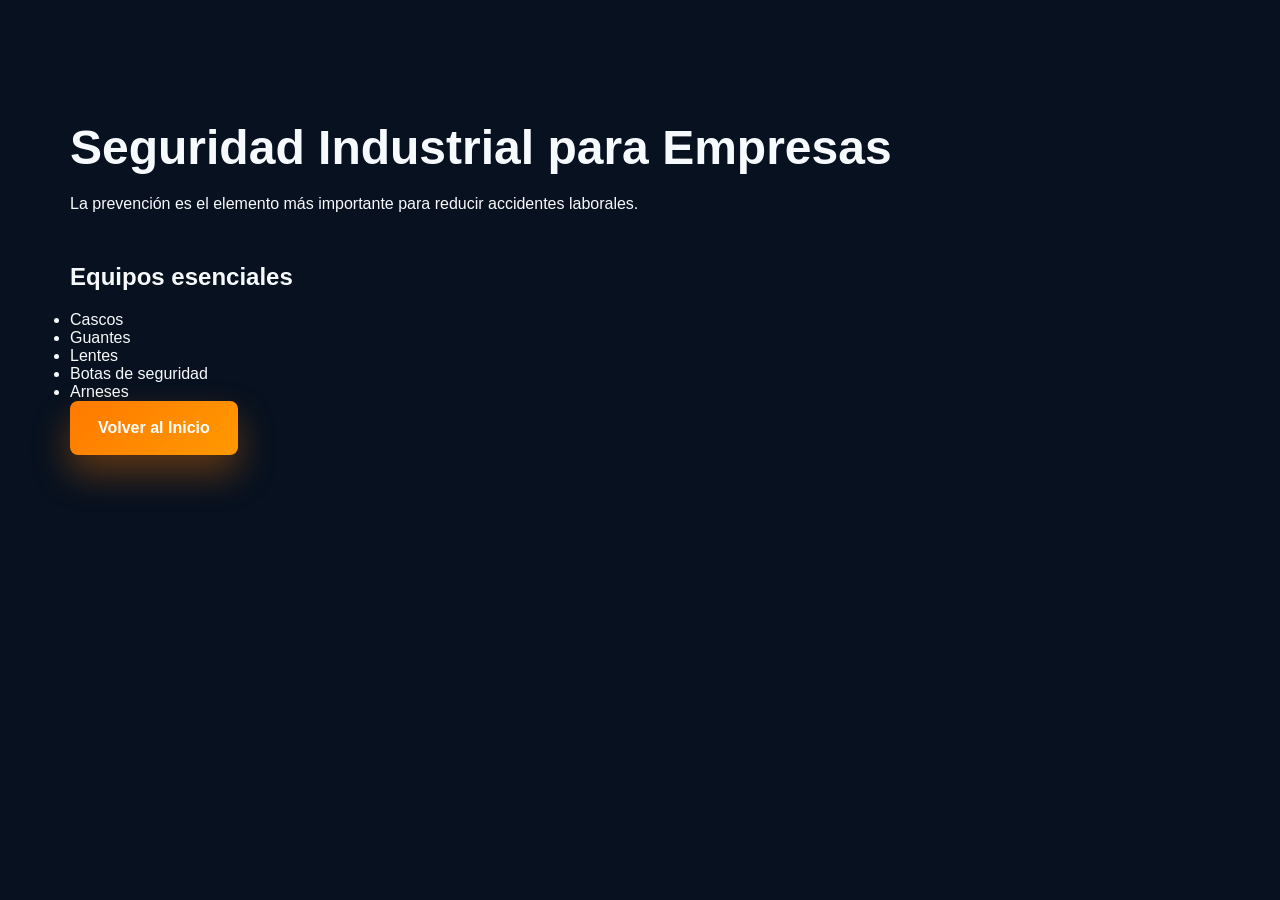
<file: blog/seguridad-industrial.html>
<!DOCTYPE html>
<html lang="es">

<head>

<meta charset="UTF-8">

<title>
Seguridad Industrial para Empresas
</title>

<link rel="stylesheet" href="../style.css">

</head>

<body>

<div class="service-page">

<h1>Seguridad Industrial para Empresas</h1>

<p>

La prevención es el elemento más importante
para reducir accidentes laborales.

</p>

<h2>Equipos esenciales</h2>

<ul>

<li>Cascos</li>

<li>Guantes</li>

<li>Lentes</li>

<li>Botas de seguridad</li>

<li>Arneses</li>

</ul>

<a href="../index.html"
class="btn-primary">

Volver al Inicio

</a>

</div>

</body>

</html>
</file>
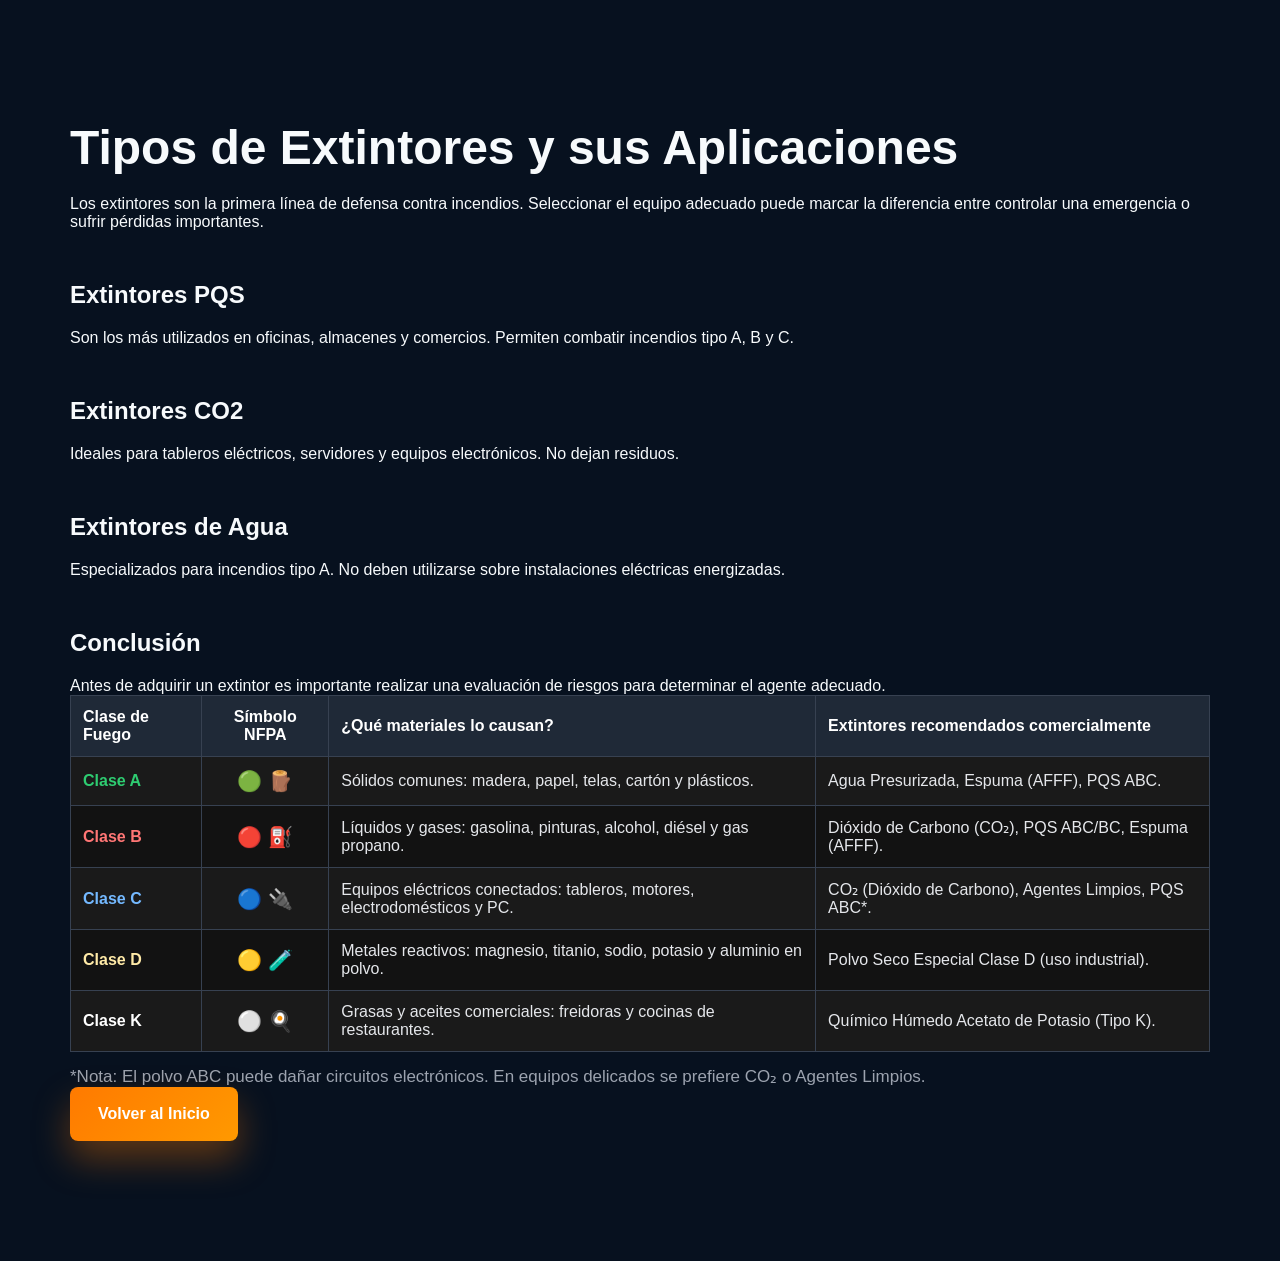
<file: blog/tipos-de-extintores.html>
<!DOCTYPE html>
<html lang="es">

<head>

<meta charset="UTF-8">

<meta name="viewport" content="width=device-width, initial-scale=1.0">

<title>
Tipos de Extintores y sus Aplicaciones
</title>

<meta name="description"
content="Conozca los diferentes tipos de extintores y cuándo utilizar cada uno según el tipo de incendio.">

<link rel="stylesheet" href="../style.css">

</head>

<body>

<div class="service-page">

<h1>Tipos de Extintores y sus Aplicaciones</h1>

<p>

Los extintores son la primera línea de defensa
contra incendios.

Seleccionar el equipo adecuado puede marcar
la diferencia entre controlar una emergencia
o sufrir pérdidas importantes.

</p>

<h2>Extintores PQS</h2>

<p>

Son los más utilizados en oficinas,
almacenes y comercios.

Permiten combatir incendios tipo A, B y C.

</p>

<h2>Extintores CO2</h2>

<p>

Ideales para tableros eléctricos,
servidores y equipos electrónicos.

No dejan residuos.

</p>

<h2>Extintores de Agua</h2>

<p>

Especializados para incendios tipo A.

No deben utilizarse sobre instalaciones
eléctricas energizadas.

</p>

<h2>Conclusión</h2>

<p>

Antes de adquirir un extintor es importante
realizar una evaluación de riesgos para
determinar el agente adecuado.

</p>

  
<div style="overflow-x:auto;">
<table style="width:100%; border-collapse: collapse; font-family: Arial, sans-serif; min-width: 600px; background-color: #121212; color: #ffffff;">
  <thead>
    <tr style="background-color: #1f2937; color: #ffffff; text-align: left;">
      <th style="padding: 12px; border: 1px solid #374151;">Clase de Fuego</th>
      <th style="padding: 12px; border: 1px solid #374151; text-align: center;">Símbolo NFPA</th>
      <th style="padding: 12px; border: 1px solid #374151;">¿Qué materiales lo causan?</th>
      <th style="padding: 12px; border: 1px solid #374151;">Extintores recomendados comercialmente</th>
    </tr>
  </thead>
  <tbody>
    <tr style="background-color: #1a1a1a;">
      <td style="padding: 12px; border: 1px solid #374151; font-weight: bold; color: #2ecc71;">Clase A</td>
      <td style="padding: 12px; border: 1px solid #374151; text-align: center; font-size: 20px;">🟢 🪵</td>
      <td style="padding: 12px; border: 1px solid #374151; color: #e5e7eb;">Sólidos comunes: madera, papel, telas, cartón y plásticos.</td>
      <td style="padding: 12px; border: 1px solid #374151; color: #e5e7eb;">Agua Presurizada, Espuma (AFFF), PQS ABC.</td>
    </tr>
    <tr style="background-color: #121212;">
      <td style="padding: 12px; border: 1px solid #374151; font-weight: bold; color: #ff7675;">Clase B</td>
      <td style="padding: 12px; border: 1px solid #374151; text-align: center; font-size: 20px;">🔴 ⛽</td>
      <td style="padding: 12px; border: 1px solid #374151; color: #e5e7eb;">Líquidos y gases: gasolina, pinturas, alcohol, diésel y gas propano.</td>
      <td style="padding: 12px; border: 1px solid #374151; color: #e5e7eb;">Dióxido de Carbono (CO₂), PQS ABC/BC, Espuma (AFFF).</td>
    </tr>
    <tr style="background-color: #1a1a1a;">
      <td style="padding: 12px; border: 1px solid #374151; font-weight: bold; color: #74b9ff;">Clase C</td>
      <td style="padding: 12px; border: 1px solid #374151; text-align: center; font-size: 20px;">🔵 🔌</td>
      <td style="padding: 12px; border: 1px solid #374151; color: #e5e7eb;">Equipos eléctricos conectados: tableros, motores, electrodomésticos y PC.</td>
      <td style="padding: 12px; border: 1px solid #374151; color: #e5e7eb;">CO₂ (Dióxido de Carbono), Agentes Limpios, PQS ABC*.</td>
    </tr>
    <tr style="background-color: #121212;">
      <td style="padding: 12px; border: 1px solid #374151; font-weight: bold; color: #ffeaa7;">Clase D</td>
      <td style="padding: 12px; border: 1px solid #374151; text-align: center; font-size: 20px;">🟡 🧪</td>
      <td style="padding: 12px; border: 1px solid #374151; color: #e5e7eb;">Metales reactivos: magnesio, titanio, sodio, potasio y aluminio en polvo.</td>
      <td style="padding: 12px; border: 1px solid #374151; color: #e5e7eb;">Polvo Seco Especial Clase D (uso industrial).</td>
    </tr>
    <tr style="background-color: #1a1a1a;">
      <td style="padding: 12px; border: 1px solid #374151; font-weight: bold; color: #ffffff;">Clase K</td>
      <td style="padding: 12px; border: 1px solid #374151; text-align: center; font-size: 20px;">⚪ 🍳</td>
      <td style="padding: 12px; border: 1px solid #374151; color: #e5e7eb;">Grasas y aceites comerciales: freidoras y cocinas de restaurantes.</td>
      <td style="padding: 12px; border: 1px solid #374151; color: #e5e7eb;">Químico Húmedo Acetato de Potasio (Tipo K).</td>
    </tr>
  </tbody>
</table>
</div>
  
<p style="font-size: 17px; color: #9ca3af; margin-top: 14px;">*Nota: El polvo ABC puede dañar circuitos electrónicos. En equipos delicados se prefiere CO₂ o Agentes Limpios.</p>  

  
<a href="../index.html"
class="btn-primary">

Volver al Inicio

</a>

</div>

</body>

</html>
</file>
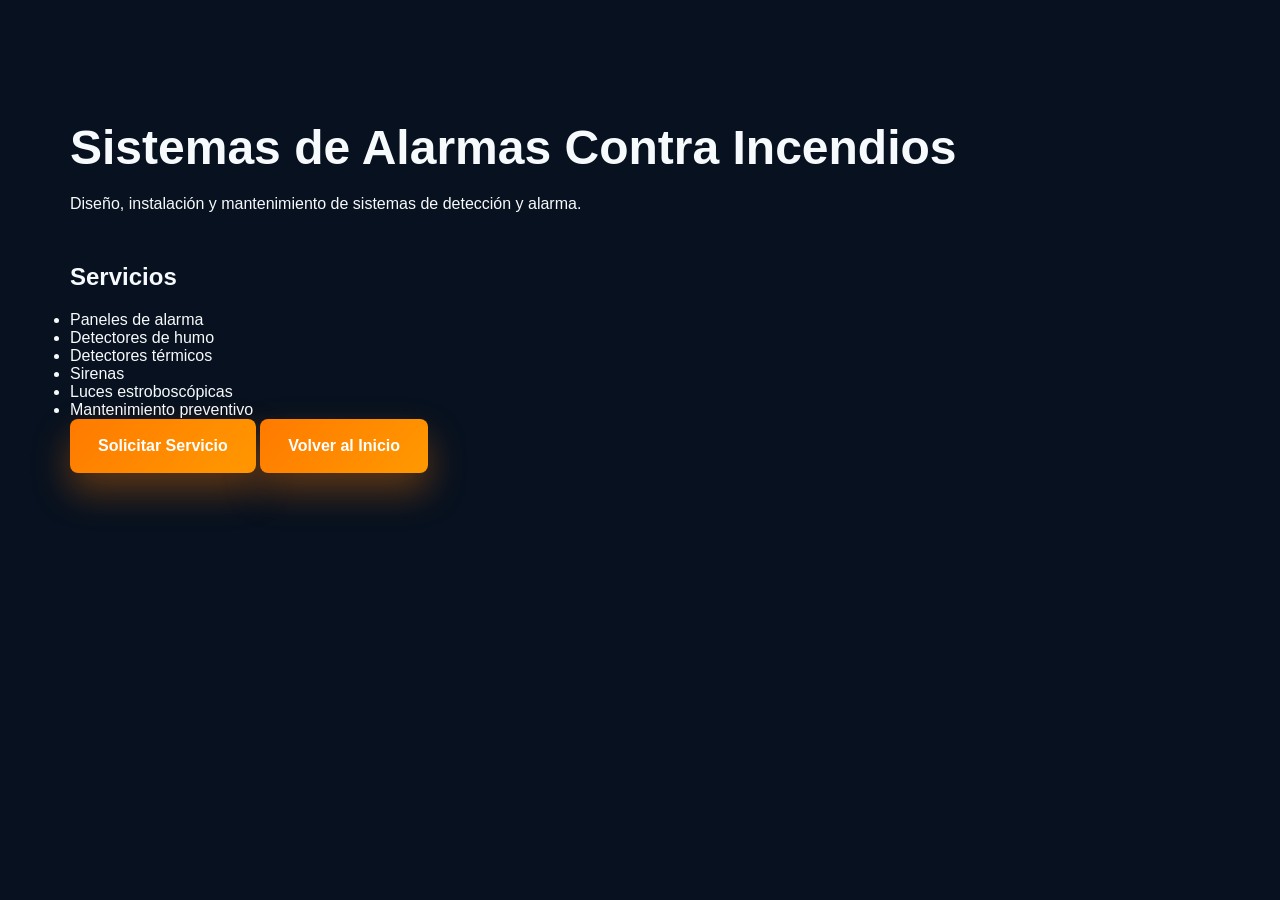
<file: servicios/alarmas-contra-incendios.html>
<!DOCTYPE html>
<html lang="es">

<head>

<meta charset="UTF-8">

<title>
Alarmas Contra Incendios
</title>

<link rel="stylesheet" href="../style.css">

</head>

<body>

<div class="service-page">

<h1>Sistemas de Alarmas Contra Incendios</h1>

<p>

Diseño, instalación y mantenimiento
de sistemas de detección y alarma.

</p>

<h2>Servicios</h2>

<ul>

<li>Paneles de alarma</li>

<li>Detectores de humo</li>

<li>Detectores térmicos</li>

<li>Sirenas</li>

<li>Luces estroboscópicas</li>

<li>Mantenimiento preventivo</li>

</ul>

<a href="../index.html#cotizacion"
class="btn-primary">

Solicitar Servicio

</a>

<a href="../index.html"
class="btn-primary">

Volver al Inicio

</a>

</div>

</body> 
  
</html>
</file>
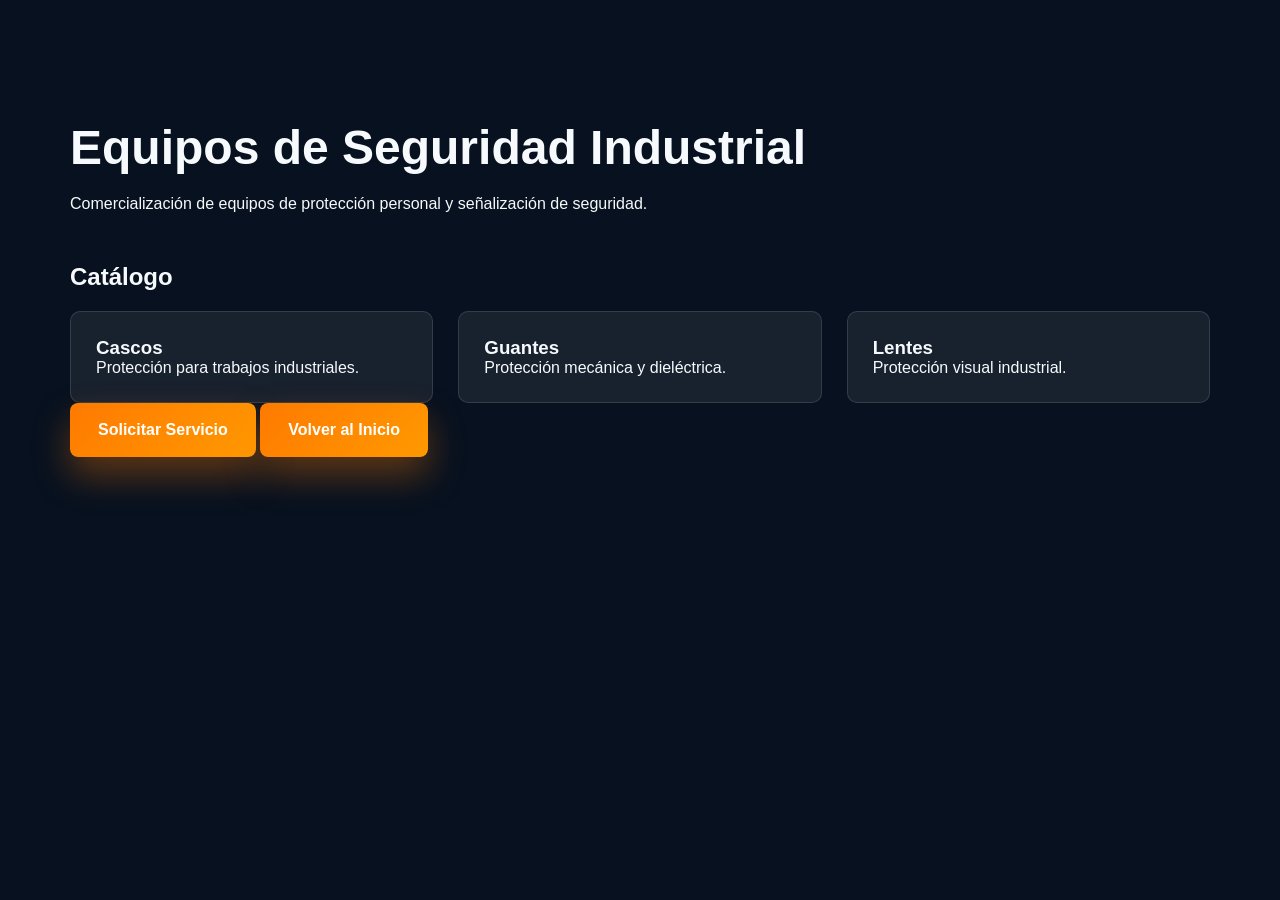
<file: servicios/seguridad-industrial.html>
<!DOCTYPE html>
<html lang="es">

<head>

<meta charset="UTF-8">

<title>
Seguridad Industrial
</title>

<link rel="stylesheet" href="../style.css">

</head>

<body>

<div class="service-page">

<h1>Equipos de Seguridad Industrial</h1>

<p>

Comercialización de equipos de protección personal
y señalización de seguridad.

</p>

<h2>Catálogo</h2>

<div class="catalog-grid">

<div class="catalog-item">

<h3>Cascos</h3>

<p>Protección para trabajos industriales.</p>

</div>

<div class="catalog-item">

<h3>Guantes</h3>

<p>Protección mecánica y dieléctrica.</p>

</div>

<div class="catalog-item">

<h3>Lentes</h3>

<p>Protección visual industrial.</p>

</div>

</div>

<a href="../index.html#cotizacion"
class="btn-primary">

Solicitar Servicio

</a>

<a href="../index.html"
class="btn-primary">

Volver al Inicio

</a>

</div>

</body>

</html>
</file>
<file: style.css>
:root{
--color-fondo:#07111f;
--color-fondo-suave:#0d1f33;
--color-texto:#f7fafc;
--color-muted:#c9d3df;
--color-linea:rgba(255,255,255,0.12);
--color-card:rgba(255,255,255,0.07);

/* NUEVOS COLORES INDUSTRIALES */
--color-primario:#ff7a00;
--color-secundario:#0f6bb3;
--color-acento:#ffb000;

--sombra:0 24px 70px rgba(0,0,0,0.24);
--radio:8px;
}
--sombra:0 24px 70px rgba(0,0,0,0.24);
--radio:8px;
}

html{
scroll-padding-top:118px;
}

*{
margin:0;
padding:0;
box-sizing:border-box;
font-family:'Montserrat',Arial,sans-serif;
scroll-behavior:smooth;
}

body{
background:var(--color-fondo);
color:var(--color-texto);
overflow-x:hidden;
transition:background-color 0.35s ease,color 0.35s ease;
}

body.light-mode{
--color-fondo:#f4f7fb;
--color-fondo-suave:#ffffff;
--color-texto:#142033;
--color-muted:#4a586a;
--color-linea:rgba(20,32,51,0.12);
--color-card:#ffffff;
--sombra:0 20px 55px rgba(14,31,53,0.12);
}

img,svg{
display:block;
max-width:100%;
}

a{
color:inherit;
}

.skip-link{
position:fixed;
top:12px;
left:12px;
z-index:2000;
padding:12px 16px;
background:var(--color-acento);
color:#07111f;
font-weight:800;
text-decoration:none;
border-radius:var(--radio);
box-shadow:var(--sombra);
transform:translateY(-140%);
transition:transform 0.2s ease;
}

.skip-link:focus{
transform:translateY(0);
}

a:focus-visible,
button:focus-visible,
input:focus-visible,
select:focus-visible,
textarea:focus-visible{
outline:3px solid var(--color-acento);
outline-offset:4px;
}

section[id]{
scroll-margin-top:118px;
}

.site-header{
position:fixed;
top:0;
left:0;
width:100%;
padding:14px clamp(18px,4vw,64px);
display:flex;
justify-content:space-between;
align-items:center;
gap:22px;
background:rgba(7,17,31,0.86);
backdrop-filter:blur(16px);
z-index:1000;
border-bottom:1px solid var(--color-linea);
box-shadow:0 12px 34px rgba(0,0,0,0.16);
transition:background-color 0.35s ease,padding 0.25s ease;
}

body.light-mode .site-header{
background:rgba(255,255,255,0.92);
}

.logo-container{
width:76px;
height:76px;
border-radius:50%;
overflow:hidden;
flex:0 0 auto;
box-shadow:0 10px 30px rgba(0,0,0,0.18);
}

.logo{
width:100%;
height:100%;
object-fit:cover;
}

.main-nav{
display:flex;
align-items:center;
gap:clamp(16px,2.5vw,32px);
}

.main-nav a{
position:relative;
text-decoration:none;
font-size:0.93rem;
font-weight:700;
color:var(--color-texto);
transition:color 0.25s ease;
}

.main-nav a::after{
content:"";
position:absolute;
left:0;
bottom:-9px;
width:100%;
height:2px;
background:var(--color-primario);
transform:scaleX(0);
transform-origin:right;
transition:transform 0.25s ease;
}

.main-nav a:hover,
.main-nav a:focus-visible{
color:var(--color-acento);
}

.main-nav a:hover::after,
.main-nav a:focus-visible::after{
transform:scaleX(1);
transform-origin:left;
}

.menu-toggle{
display:none;
width:44px;
height:44px;
border:1px solid var(--color-linea);
border-radius:var(--radio);
background:var(--color-card);
cursor:pointer;
place-items:center;
gap:5px;
padding:10px;
}

.menu-toggle span{
display:block;
width:22px;
height:2px;
background:var(--color-texto);
transition:transform 0.25s ease,opacity 0.25s ease;
}

.theme-switch{
display:flex;
align-items:center;
gap:9px;
flex:0 0 auto;
}

.mode-text{
font-size:1rem;
line-height:1;
color:var(--color-muted);
}

.switch{
position:relative;
display:inline-block;
width:56px;
height:30px;
}

.switch input{
opacity:0;
width:0;
height:0;
}

.slider{
position:absolute;
cursor:pointer;
inset:0;
background:#1e293b;
border-radius:999px;
transition:background-color 0.3s ease;
}

.slider::before{
content:"";
position:absolute;
height:22px;
width:22px;
left:4px;
bottom:4px;
background:white;
border-radius:50%;
transition:transform 0.3s ease;
}

input:checked + .slider{
background:var(--color-secundario);
}

input:checked + .slider::before{
transform:translateX(26px);
}

.hero{
position:relative;
min-height:100vh;
display:flex;
justify-content:center;
align-items:center;
text-align:center;
padding:160px 20px 90px;
background:
linear-gradient(115deg,rgba(7,17,31,0.93),rgba(7,17,31,0.62) 45%,rgba(229,57,53,0.16)),
url('img/hero.jpg');
background-size:cover;
background-position:center;
isolation:isolate;
}

.hero::after{
content:"";
position:absolute;
left:0;
right:0;
bottom:0;
height:120px;
background:linear-gradient(to bottom,transparent,var(--color-fondo));
z-index:-1;
}

.hero-content{
max-width:1080px;
animation:heroEntrada 0.9s ease both;
}

.tag,
.section-mini{
display:inline-flex;
align-items:center;
gap:8px;
margin-bottom:18px;
color:var(--color-acento);
font-size:0.82rem;
font-weight:800;
letter-spacing:0.08em;
text-transform:uppercase;
}

.tag{
padding:10px 16px;
background:rgba(255,255,255,0.1);
border:1px solid var(--color-linea);
border-radius:999px;
color:#ffffff;
}

.hero h1{
font-size:clamp(2.45rem,7vw,5.5rem);
font-weight:900;
line-height:1.04;
max-width:980px;
margin:0 auto 26px;
}

.hero p{
font-size:clamp(1rem,2.3vw,1.28rem);
line-height:1.75;
max-width:860px;
margin:0 auto 34px;
color:#e8edf3;
}

body.light-mode .hero p{
color:#eef4f8;
}

.hero-info{
display:flex;
justify-content:center;
gap:14px;
flex-wrap:wrap;
margin-bottom:36px;
}

.hero-badge{
padding:12px 16px;
background:rgba(255,255,255,0.1);
border:1px solid rgba(255,255,255,0.16);
border-radius:var(--radio);
font-weight:700;
color:#fff;
}

.hero-buttons{
display:flex;
justify-content:center;
gap:16px;
flex-wrap:wrap;
}

.btn-primary,
.btn-secondary{
display:inline-flex;
align-items:center;
justify-content:center;
min-height:54px;
padding:16px 28px;
text-decoration:none;
font-weight:800;
border-radius:var(--radio);
transition:transform 0.25s ease,box-shadow 0.25s ease,background-color 0.25s ease;
}

.btn-primary{
background:linear-gradient(
135deg,
#ff7a00,
#ff9900
);

color:#fff;

box-shadow:
0 18px 36px rgba(255,122,0,0.35);
}

.btn-secondary{
border:1px solid rgba(255,255,255,0.36);
color:#fff;
background:rgba(255,255,255,0.08);
}

.btn-primary:hover,
.btn-secondary:hover,
.btn-primary:focus-visible,
.btn-secondary:focus-visible{
transform:translateY(-4px);
box-shadow:0 20px 45px rgba(0,0,0,0.22);
}

.section-shell{
padding:110px clamp(20px,6vw,86px);
}

.about-grid{
max-width:1180px;
margin:0 auto;
display:grid;
grid-template-columns:minmax(0,1fr) minmax(320px,0.9fr);
gap:60px;
align-items:center;
}

.section-title{
max-width:850px;
text-align:center;
margin:0 auto 58px;
}

.about h2,
.section-title h2,
.contact-box h2{
font-size:clamp(2rem,4.8vw,3.55rem);
line-height:1.12;
margin-bottom:22px;
}

.about p,
.card-content p,
.contact-box p,
.faq-item p,
.feature-card p,
.service-list,
footer p{
font-size:1.03rem;
line-height:1.75;
color:var(--color-muted);
}

.about p + p{
margin-top:16px;
}

.stats{
display:grid;
grid-template-columns:repeat(2,minmax(0,1fr));
gap:18px;
}

.stat-card,
.card,
.feature-card,
.testimonial-card,
.faq-item,
.client-logo-card{
background:var(--color-card);
border:1px solid var(--color-linea);
border-radius:var(--radio);
box-shadow:var(--sombra);
transition:transform 0.28s ease,border-color 0.28s ease,box-shadow 0.28s ease;
}

.stat-card{
padding:28px;
}

.stat-card:hover,
.card:hover,
.feature-card:hover,
.testimonial-card:hover,
.client-logo-card:hover{
transform:translateY(-7px);
border-color:rgba(246,179,52,0.36);
}

.stat-card h3{
font-size:clamp(2rem,4vw,2.7rem);
line-height:1;
margin-bottom:10px;
color:var(--color-acento);
}

.features,
.testimonial-grid{
max-width:1180px;
margin:0 auto;
display:grid;
grid-template-columns:repeat(3,minmax(0,1fr));
gap:24px;
}

.feature-card,
.testimonial-card,
.faq-item{
padding:30px;
}

.feature-card h3,
.testimonial-card h3,
.faq-item h3{
font-size:1.25rem;
line-height:1.35;
margin-bottom:14px;
}

.cards{
max-width:1180px;
margin:0 auto;
display:grid;
grid-template-columns:repeat(3,minmax(0,1fr));
gap:26px;
}

.card{
overflow:hidden;
}

.card img{
width:100%;
height:260px;
object-fit:cover;
transition:transform 0.45s ease;
}

.card:hover img{
transform:scale(1.05);
}

.card-content{
padding:30px;
}

.card-content h3{
font-size:1.45rem;
line-height:1.3;
margin-bottom:14px;
}

.service-list{
display:grid;
gap:8px;
margin:18px 0 20px;
padding-left:20px;
font-size:0.96rem;
}

.text-link{
display:inline-flex;
align-items:center;
gap:8px;
color:var(--color-acento);
font-weight:800;
text-decoration:none;
}

.text-link::after{
content:"→";
transition:transform 0.2s ease;
}

.text-link:hover::after,
.text-link:focus-visible::after{
transform:translateX(4px);
}

.clients{
background:linear-gradient(180deg,transparent,rgba(15,107,179,0.08),transparent);
}

.client-logos{
max-width:760px;
margin:0 auto 34px;
display:grid;
grid-template-columns:repeat(2,minmax(0,1fr));
gap:22px;
}

.client-logo-card{
min-height:132px;
display:grid;
place-items:center;
padding:28px;
background:#fff;
}

.client-logo-card img{
width:min(220px,100%);
height:auto;
}

.testimonial-card p{
font-size:1.02rem;
line-height:1.75;
color:var(--color-muted);
margin-bottom:18px;
}

.faq-container{
max-width:880px;
margin:0 auto;
display:grid;
gap:18px;
}

.quote{
background:linear-gradient(180deg,rgba(229,57,53,0.08),transparent 45%,rgba(15,107,179,0.08));
}

.quote .section-title p{
font-size:1.05rem;
line-height:1.7;
color:var(--color-muted);
}

.quote-layout{
max-width:1180px;
margin:0 auto;
display:grid;
grid-template-columns:minmax(0,1fr) 340px;
gap:28px;
align-items:start;
}

.quote-form,
.quote-panel,
.legal-card{
background:var(--color-card);
border:1px solid var(--color-linea);
border-radius:var(--radio);
box-shadow:var(--sombra);
}

.quote-form{
padding:clamp(24px,4vw,40px);
}

.form-grid{
display:grid;
grid-template-columns:repeat(2,minmax(0,1fr));
gap:18px;
}

.quote-form label{
display:grid;
gap:9px;
font-size:0.9rem;
font-weight:800;
color:var(--color-texto);
}

.quote-form input,
.quote-form select,
.quote-form textarea{
width:100%;
border:1px solid var(--color-linea);
border-radius:var(--radio);
background:rgba(255,255,255,0.08);
color:var(--color-texto);
font:inherit;
font-size:0.96rem;
padding:14px 15px;
outline:none;
transition:border-color 0.2s ease,box-shadow 0.2s ease,background-color 0.2s ease;
}

body.light-mode .quote-form input,
body.light-mode .quote-form select,
body.light-mode .quote-form textarea{
background:#fff;
}

.quote-form input:focus,
.quote-form select:focus,
.quote-form textarea:focus{
border-color:var(--color-acento);
box-shadow:0 0 0 4px rgba(246,179,52,0.16);
}

.quote-form textarea{
resize:vertical;
min-height:132px;
}

.full-field,
.consent-field,
.form-actions,
.form-note{
margin-top:18px;
}

.consent-field{
grid-template-columns:auto 1fr;
align-items:start;
font-weight:600;
color:var(--color-muted);
line-height:1.55;
}

.consent-field input{
width:18px;
height:18px;
margin-top:2px;
accent-color:var(--color-primario);
}

.consent-field a{
color:var(--color-acento);
font-weight:800;
}

.form-actions{
display:flex;
gap:14px;
flex-wrap:wrap;
}

.form-actions button{
border:0;
cursor:pointer;
font:inherit;
}

.form-actions .btn-secondary{
border:1px solid rgba(255,255,255,0.36);
}

body.light-mode .form-actions .btn-secondary{
border-color:rgba(20,32,51,0.22);
color:var(--color-texto);
background:rgba(20,32,51,0.04);
}

.form-note{
font-size:0.88rem;
line-height:1.6;
color:var(--color-muted);
}

.quote-panel{
position:sticky;
top:118px;
padding:30px;
}

.quote-panel h3{
font-size:1.35rem;
margin-bottom:12px;
}

.quote-panel p,
.quote-panel li{
font-size:0.98rem;
line-height:1.65;
color:var(--color-muted);
}

.quote-panel ul{
display:grid;
gap:12px;
margin-top:18px;
padding-left:18px;
}

.contact{
padding:110px 20px;
display:flex;
justify-content:center;
}

.contact-box{
width:min(100%,980px);
padding:clamp(34px,6vw,70px);
text-align:center;
border-radius:var(--radio);
background:
linear-gradient(135deg,rgba(229,57,53,0.18),rgba(15,107,179,0.16)),
var(--color-card);
border:1px solid var(--color-linea);
box-shadow:var(--sombra);
}

.contact-info{
margin:32px 0;
display:grid;
gap:8px;
}

.contact-info a,
.footer-contact a,
.legal-card a{
color:var(--color-acento);
font-weight:800;
text-decoration:none;
}

.contact-info a:hover,
.footer-contact a:hover,
.legal-card a:hover,
.contact-info a:focus-visible,
.footer-contact a:focus-visible,
.legal-card a:focus-visible,
.legal-links a:hover,
.legal-links a:focus-visible{
text-decoration:underline;
}

footer{
padding:64px 20px 76px;
text-align:center;
border-top:1px solid var(--color-linea);
background:var(--color-fondo-suave);
}

.footer-logo{
width:86px;
height:86px;
border-radius:50%;
margin:0 auto 18px;
object-fit:cover;
}

footer h2{
font-size:1.3rem;
margin-bottom:12px;
}

footer > p{
max-width:700px;
margin:0 auto;
}

.footer-contact{
margin:26px 0;
display:grid;
gap:8px;
}

.copyright{
font-size:0.9rem;
opacity:0.78;
}

.legal-links{
display:flex;
justify-content:center;
gap:18px;
flex-wrap:wrap;
margin-top:18px;
}

.legal-links a{
color:var(--color-acento);
font-size:0.9rem;
font-weight:800;
text-decoration:none;
}

.legal-hero{
padding:150px 20px 70px;
background:
linear-gradient(135deg,rgba(7,17,31,0.94),rgba(15,107,179,0.42)),
url('img/hero.jpg');
background-size:cover;
background-position:center;
text-align:center;
}

.legal-hero-content{
max-width:920px;
margin:0 auto;
}

.legal-hero h1{
font-size:clamp(2.1rem,5vw,4rem);
line-height:1.1;
margin-bottom:18px;
}

.legal-hero p{
font-size:1.05rem;
line-height:1.75;
color:#eef4f8;
}

.legal-content{
padding:80px 20px 110px;
}

.legal-card{
max-width:980px;
margin:0 auto;
padding:clamp(28px,5vw,58px);
}

.legal-card h2{
font-size:clamp(1.45rem,3vw,2rem);
line-height:1.25;
margin:34px 0 12px;
}

.legal-card h2:first-child{
margin-top:0;
}

.legal-card h3{
font-size:1.08rem;
margin:22px 0 10px;
}

.legal-card p,
.legal-card li{
font-size:1rem;
line-height:1.78;
color:var(--color-muted);
}

.legal-card ul{
display:grid;
gap:10px;
padding-left:22px;
margin:12px 0;
}

.legal-meta{
padding:16px 18px;
margin-bottom:26px;
border-radius:var(--radio);
background:rgba(246,179,52,0.12);
border:1px solid rgba(246,179,52,0.24);
}

.floating-whatsapp{
position:fixed;
right:24px;
bottom:24px;
width:64px;
height:64px;
background:#25d366;
color:#fff;
border-radius:50%;
display:flex;
justify-content:center;
align-items:center;
box-shadow:0 16px 34px rgba(37,211,102,0.36);
z-index:999;
animation:floatWhatsapp 2.7s infinite ease-in-out;
}

.floating-whatsapp svg{
width:38px;
height:38px;
fill:currentColor;
}

.reveal{
opacity:1;
transform:none;
}

html.js .reveal{
opacity:0;
transform:translateY(26px);
transition:opacity 0.7s ease,transform 0.7s ease;
}

html.js .reveal.is-visible{
opacity:1;
transform:translateY(0);
}

@keyframes heroEntrada{
from{
opacity:0;
transform:translateY(24px);
}
to{
opacity:1;
transform:translateY(0);
}
}

@keyframes floatWhatsapp{
0%,100%{
transform:translateY(0);
}
50%{
transform:translateY(-7px);
}
}

@media (prefers-reduced-motion:reduce){
*{
scroll-behavior:auto;
}

.reveal,
html.js .reveal,
.hero-content,
.floating-whatsapp{
animation:none;
transition:none;
opacity:1;
transform:none;
}
}

@media(max-width:1024px){
.site-header{
padding:12px 22px;
}

.menu-toggle{
display:grid;
order:3;
}

.theme-switch{
margin-left:auto;
}

.main-nav{
position:absolute;
top:100%;
left:16px;
right:16px;
display:grid;
gap:0;
padding:10px;
background:var(--color-fondo-suave);
border:1px solid var(--color-linea);
border-radius:var(--radio);
box-shadow:var(--sombra);
transform:translateY(-12px);
opacity:0;
pointer-events:none;
transition:opacity 0.25s ease,transform 0.25s ease;
}

.main-nav.is-open{
opacity:1;
transform:translateY(0);
pointer-events:auto;
}

.main-nav a{
padding:14px 12px;
}

.main-nav a::after{
display:none;
}

body.menu-open .menu-toggle span:nth-child(1){
transform:translateY(7px) rotate(45deg);
}

body.menu-open .menu-toggle span:nth-child(2){
opacity:0;
}

body.menu-open .menu-toggle span:nth-child(3){
transform:translateY(-7px) rotate(-45deg);
}

.about-grid,
.cards,
.features,
.testimonial-grid,
.quote-layout{
grid-template-columns:1fr;
}

.cards,
.features,
.testimonial-grid{
max-width:720px;
}

.quote-panel{
position:static;
}
}

@media(max-width:640px){
html{
scroll-padding-top:96px;
}

section[id]{
scroll-margin-top:96px;
}

.site-header{
gap:12px;
}

.logo-container{
width:58px;
height:58px;
}

.theme-switch{
gap:6px;
}

.mode-text{
display:none;
}

.switch{
width:50px;
height:28px;
}

.slider::before{
width:20px;
height:20px;
}

input:checked + .slider::before{
transform:translateX(22px);
}

.hero{
min-height:auto;
padding:132px 18px 72px;
text-align:left;
}

.hero h1,
.hero p{
margin-left:0;
margin-right:0;
}

.hero-info,
.hero-buttons{
justify-content:flex-start;
}

.hero-buttons{
display:grid;
grid-template-columns:1fr;
}

.btn-primary,
.btn-secondary{
width:100%;
}

.section-shell{
padding:78px 18px;
}

.stats,
.client-logos,
.form-grid{
grid-template-columns:1fr;
}

.stat-card,
.feature-card,
.testimonial-card,
.faq-item,
.card-content{
padding:24px;
}

.card img{
height:220px;
}

.client-logo-card{
min-height:116px;
}

.floating-whatsapp{
width:58px;
height:58px;
right:18px;
bottom:18px;
}

.form-actions{
display:grid;
grid-template-columns:1fr;
}

.legal-hero{
padding-top:122px;
}
}
/* ======================================
BLOG
====================================== */

.blog{
background:
linear-gradient(
180deg,
rgba(255,122,0,0.05),
transparent
);
}

.blog .card{
height:100%;
}

.blog .card-content{
display:flex;
flex-direction:column;
height:100%;
}

.blog .text-link{
margin-top:auto;
}

/* ======================================
SERVICIOS INDIVIDUALES
====================================== */

.service-page{

max-width:1200px;

margin:auto;

padding:120px 30px;
}

.service-page h1{

font-size:3rem;

margin-bottom:20px;
}

.service-page h2{

margin-top:50px;

margin-bottom:20px;
}

.service-gallery{

display:grid;

grid-template-columns:
repeat(auto-fit,minmax(300px,1fr));

gap:20px;
}

.service-gallery img{

border-radius:10px;

box-shadow:var(--sombra);
}

/* ======================================
CATALOGOS
====================================== */

.catalog-grid{

display:grid;

grid-template-columns:
repeat(auto-fit,minmax(250px,1fr));

gap:25px;
}

.catalog-item{

padding:25px;

border-radius:10px;

background:var(--color-card);

border:1px solid var(--color-linea);
}
</file>
